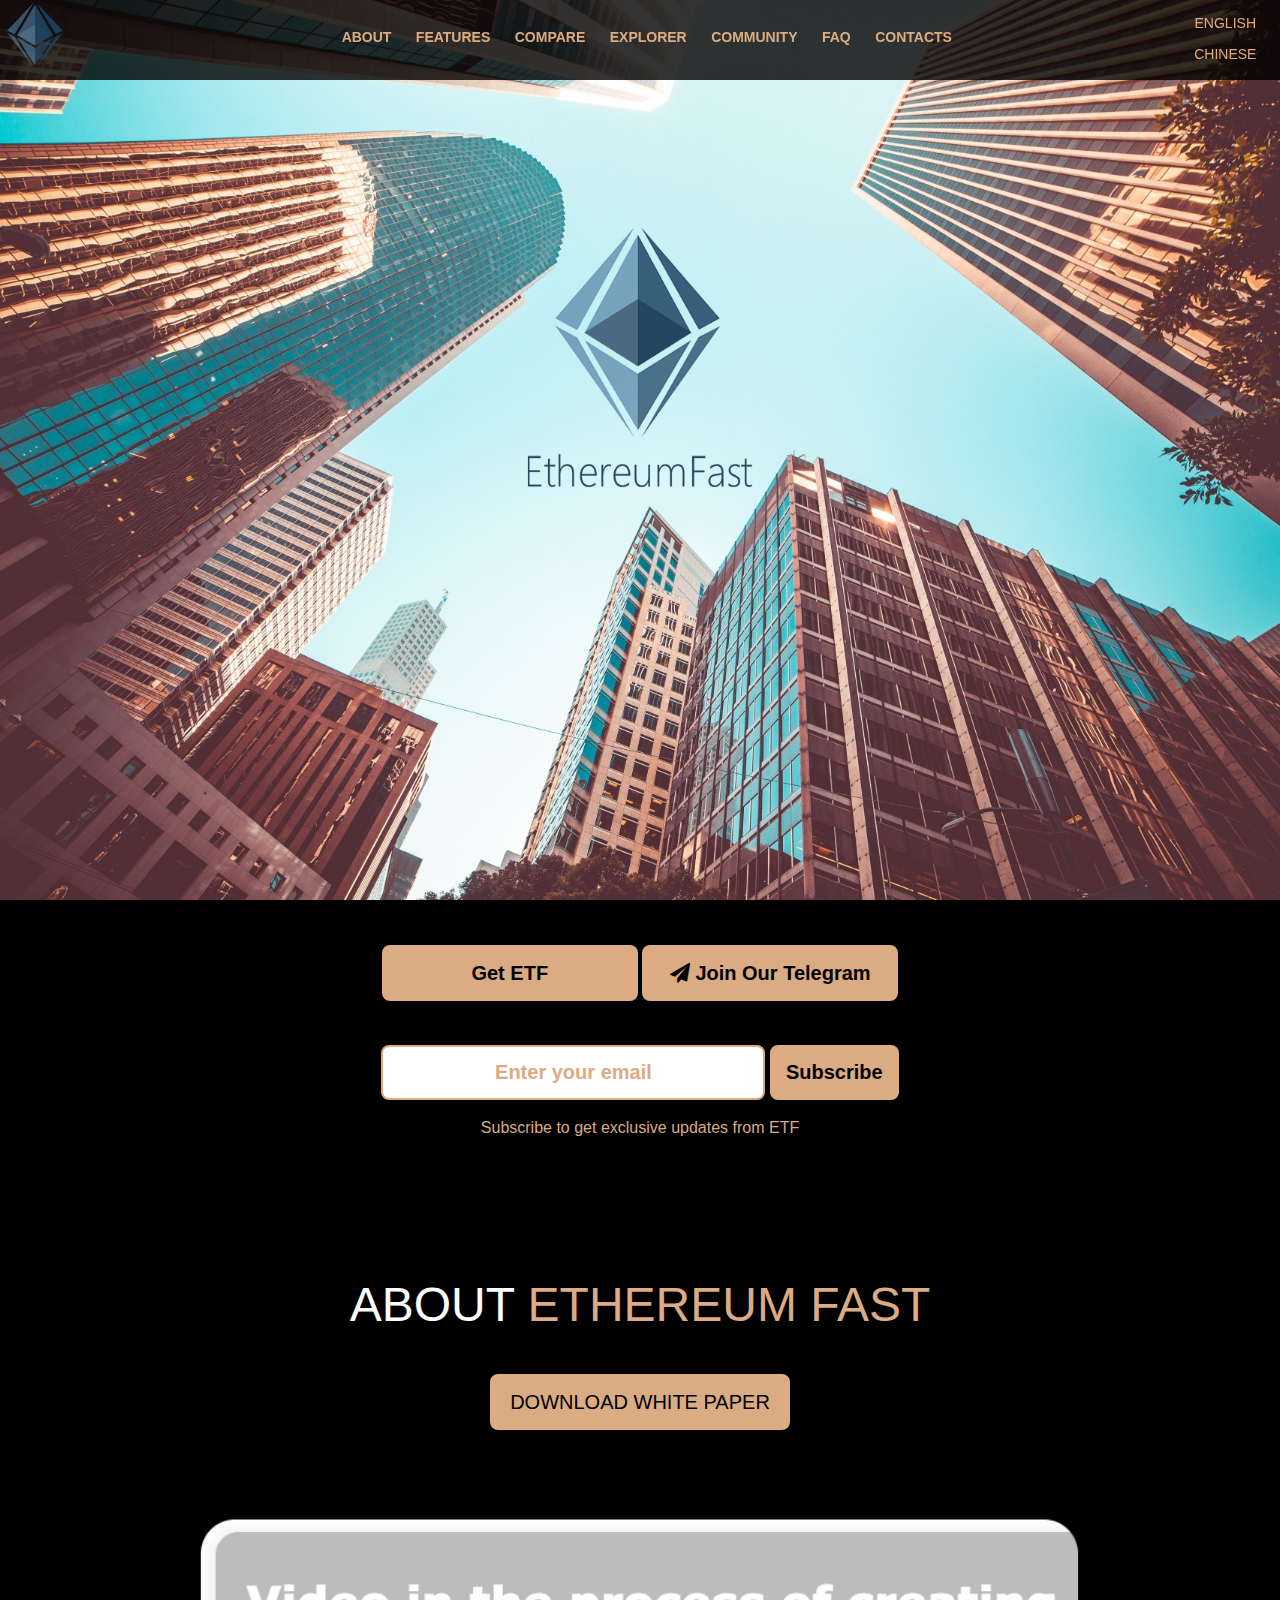
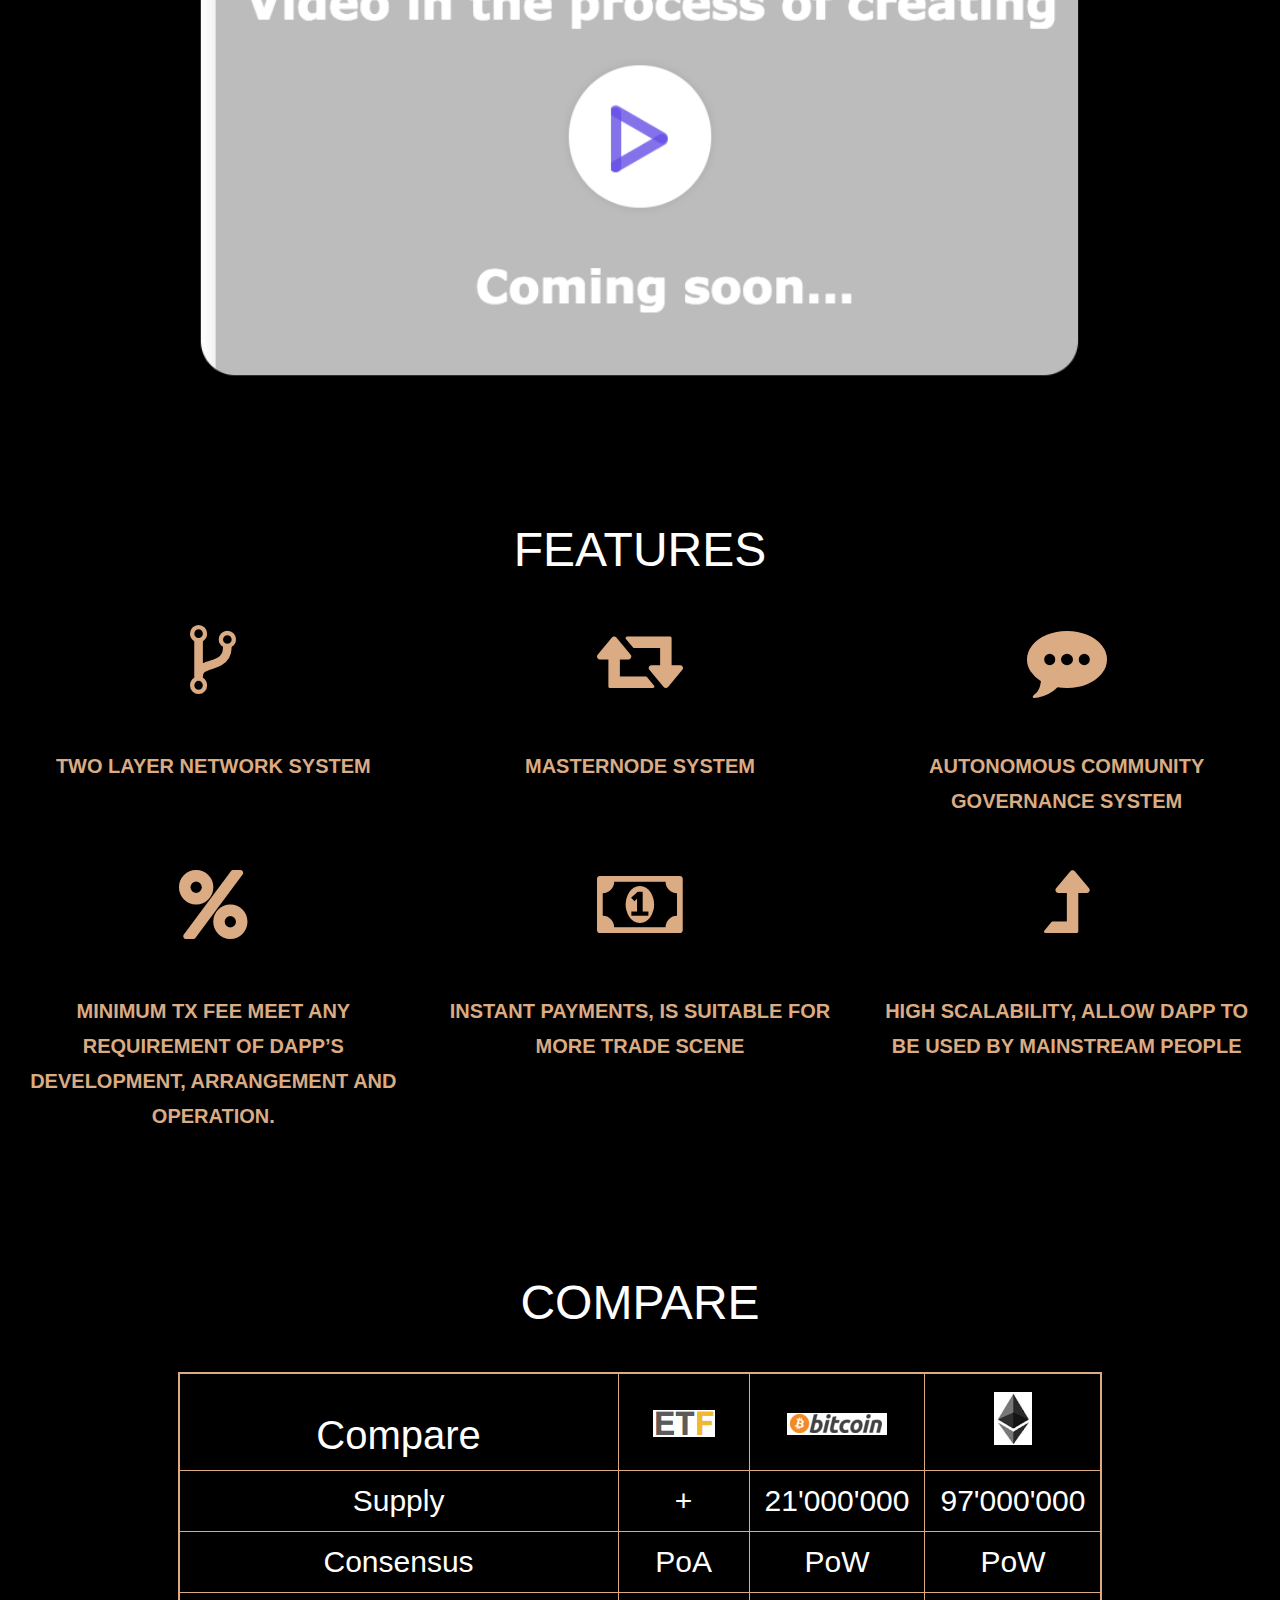
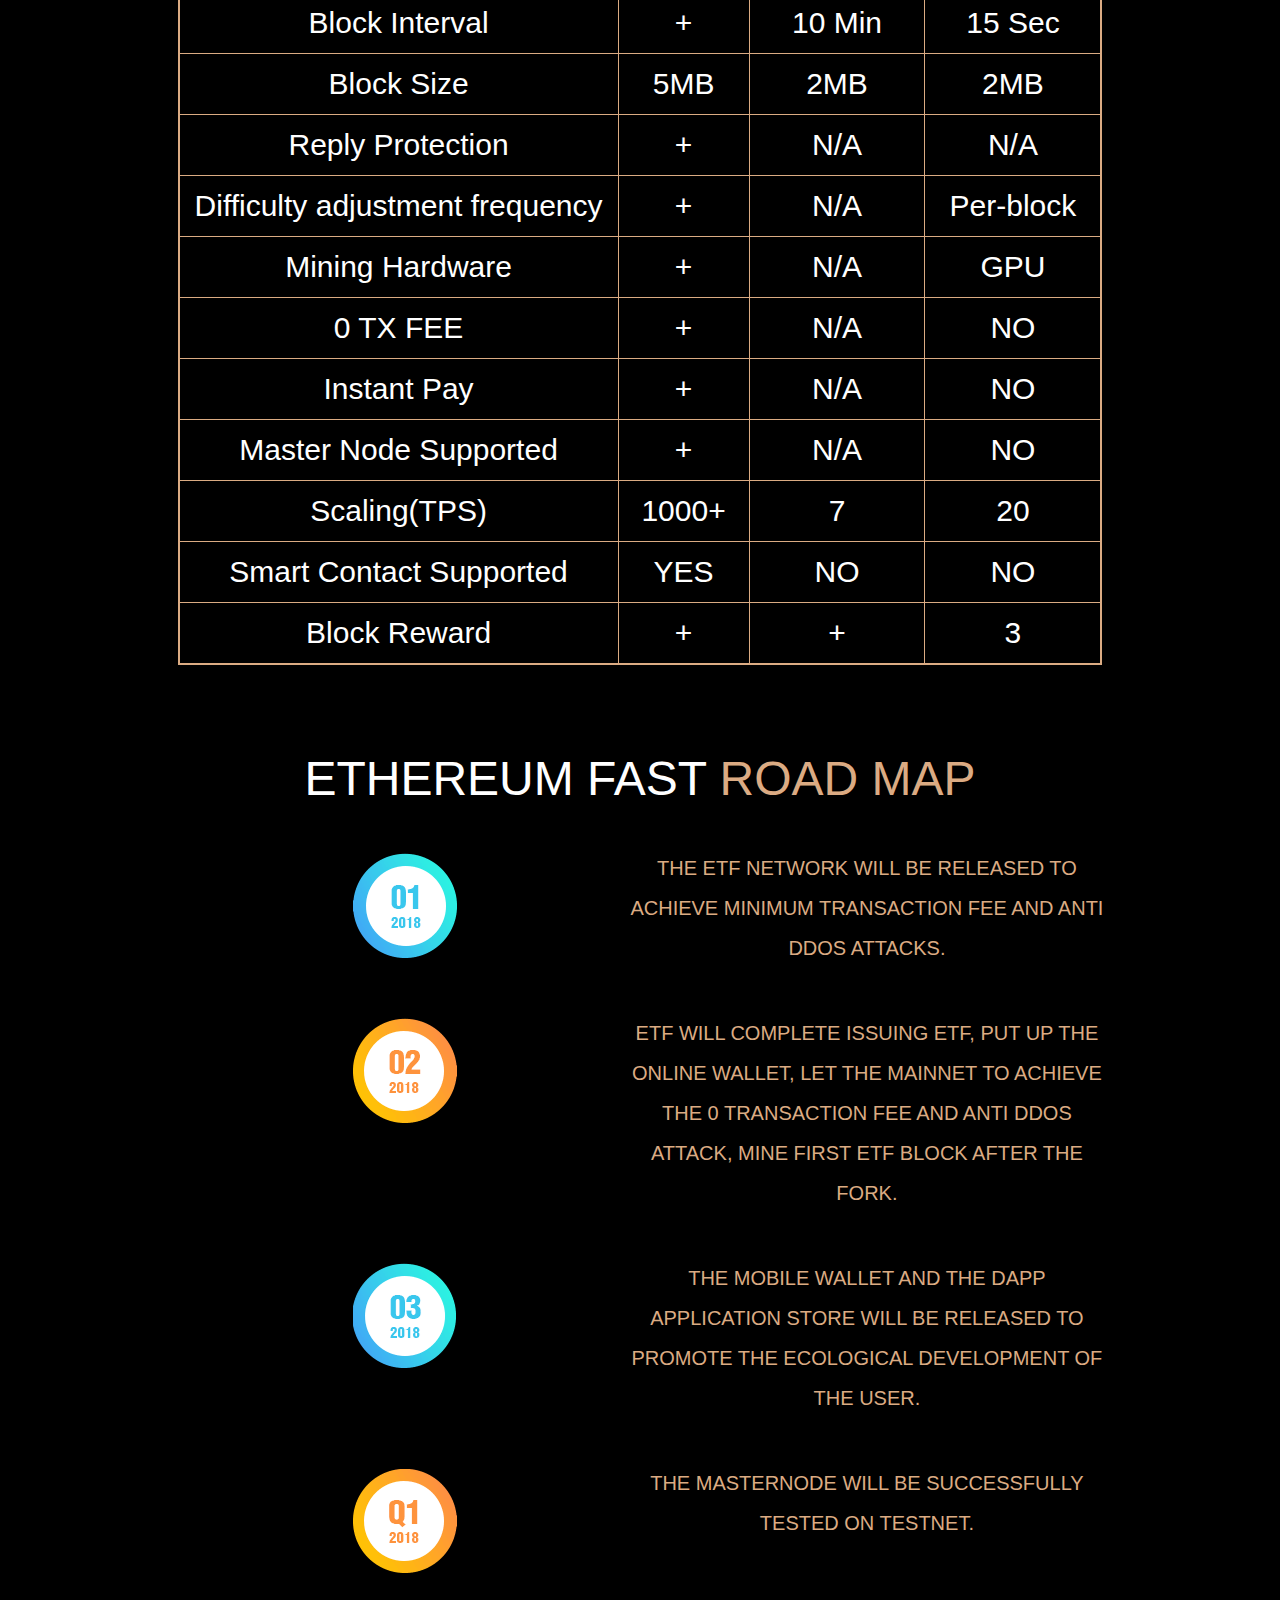
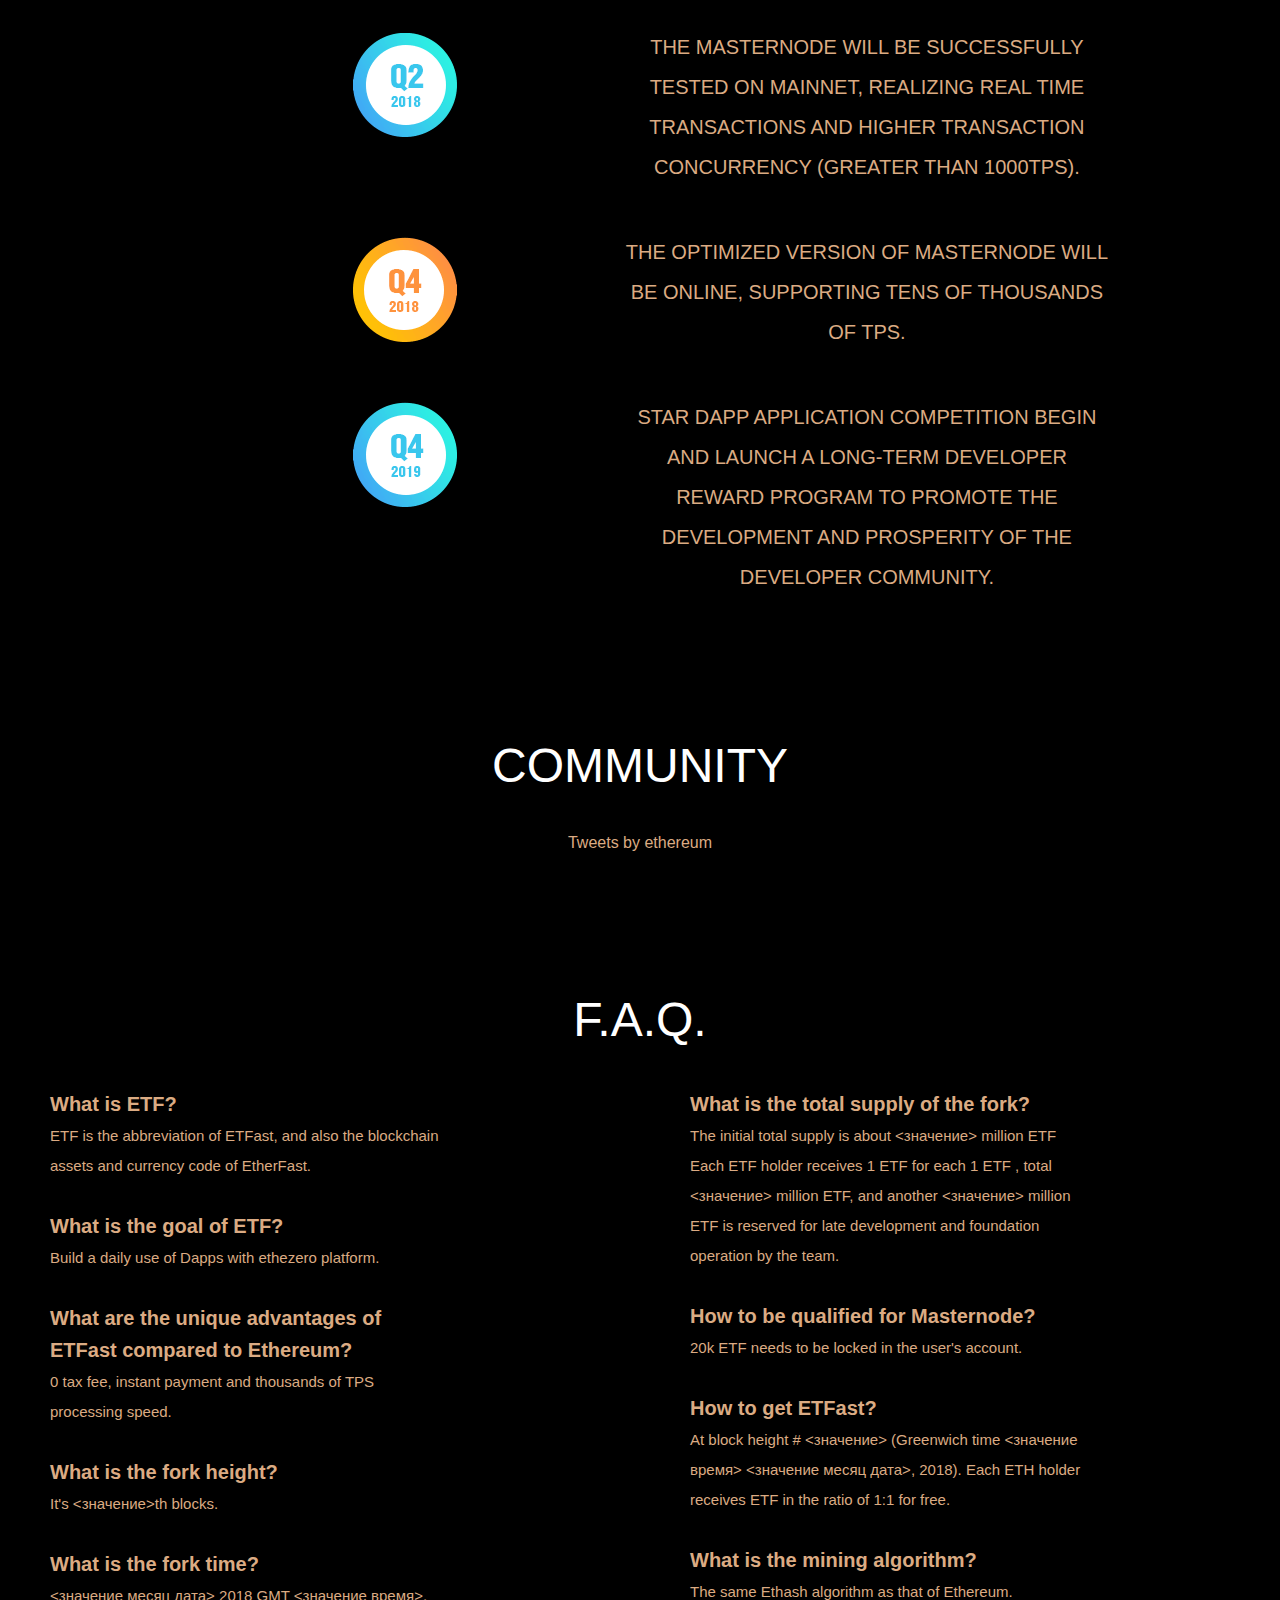
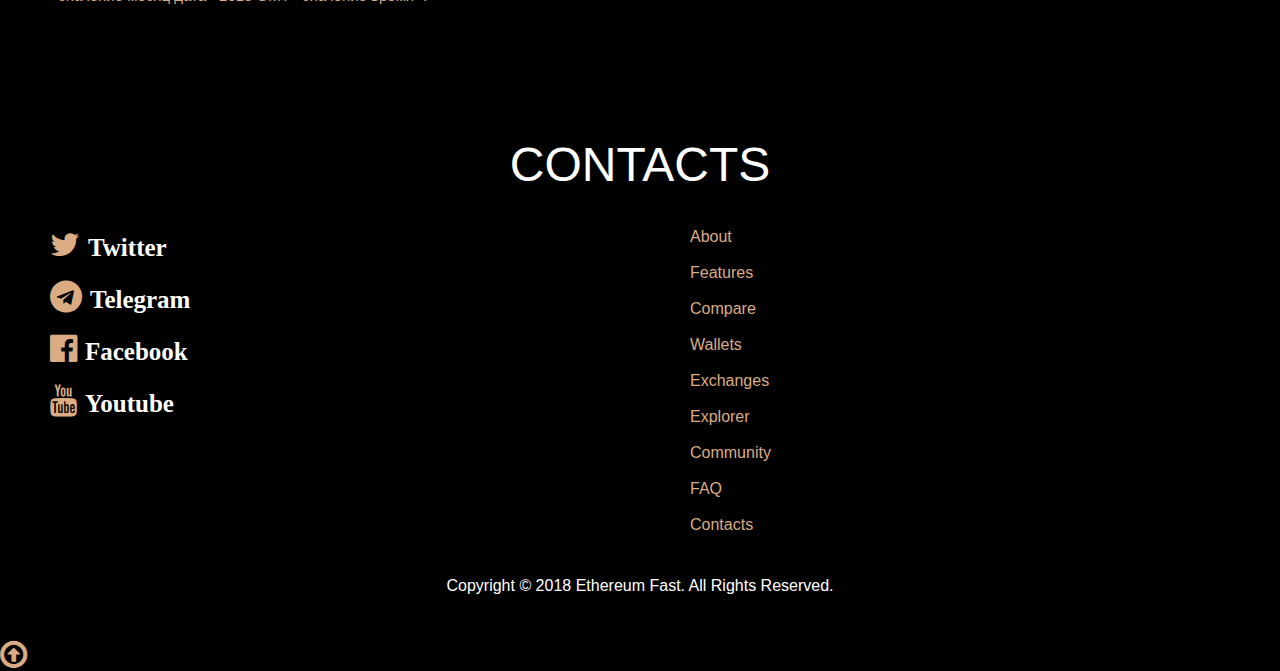
<file: index.html>
<!DOCTYPE html>
<html lang="en">

<head>
    <meta charset="UTF-8">
    <meta name="viewport" content="width=device-width, initial-scale=1.0">
    <meta http-equiv="X-UA-Compatible" content="ie=edge">
    <link rel="stylesheet" href="https://cdnjs.cloudflare.com/ajax/libs/font-awesome/4.7.0/css/font-awesome.min.css">
    <link href="https://fonts.googleapis.com/css?family=Roboto:300,300i,400,400i,500,500i,700,700i,900,900i" rel="stylesheet">
    <link rel="stylesheet" href="css/reset.css">
    <link rel="stylesheet" href="css/style.css">
    <link rel="stylesheet" href="css/bootstrap-grid.css">
    <link rel="icon" type="image/png" href="img/favicon.png" />
    <title>Ethereum Fast</title>
</head>

<body onresize="myFunction()">
    <section id="main">
        <div id="main-bg" class="container-fluid"></div>
    </section>
    <section id="nav">
        <div id="burger">
            <i id="burger-img" class="fa fa-bars fa-3x" aria-hidden="true"></i>
        </div>
        <div id="nav-hidden" class="nav-hidden">
            <ul id="nav-hidden-list">
                <li>
                    <a id="about-click" href="#about">About</a>
                </li>
                <li>
                    <a id="features-click" href="#features">Features</a>
                </li>
                <li>
                    <a id="compare-click" href="#compare">Compare</a>
                </li>
                <!-- <li>
                    <a id="wallets-click" href="#wallets">Wallets</a>
                </li>
                <li>
                    <a id="exchanges-click" href="#exchanges">Exchanges</a>
                </li> -->
                <li>
                    <a id="explorer-click" href="#explorer">Explorer</a>
                </li>
                <li>
                    <a id="community-click" href="#community">Community</a>
                </li>
                <li>
                    <a id="faq-click" href="#faq">FAQ</a>
                </li>
                <li>
                    <a id="contacts-click" href="#contacts">Contacts</a>
                </li>
            </ul>
        </div>
        <div class="container-fluid">
            <div class="container">
                <div class="row">
                    <div class=" col-xl-1 col-lg-1 col-md-1 height width-logo">
                        <ul id="nav-list" class="nav-list-logo">
                            <li id=logo-bril>
                                <img id="logo" src="img/logo.png" alt="">
                            </li>
                        </ul>
                    </div>
                    <div id="nav-list-item" class="col-xl-11 col-lg-11 col-md-11 text-align list-item  height">
                        <ul id="nav-list">
                            <li>
                                <a href="#about">About</a>
                            </li>
                            <li>
                                <a href="#features">Features</a>
                            </li>
                            <li>
                                <a href="#compare">Compare</a>
                            </li>
                            <!-- <li>
                                <a href="#wallets">Wallets</a>
                            </li>
                            <li>
                                <a href="#exchanges">Exchanges</a>
                            </li> -->
                            <li>
                                <a href="#explorer">Explorer</a>
                            </li>
                            <li>
                                <a href="#community">Community</a>
                            </li>
                            <li>
                                <a href="#faq">FAQ</a>
                            </li>
                            <li id="nav-right">
                                <a href="#contacts">Contacts</a>
                            </li>
                        </ul>
                    </div>
                    <div id="language">
                        <ul>
                            <li class="change-langeage">
                                <a href="index.html">ENGLISH</a>
                            </li>
                            <li class="change-langeage">
                                <a href="index_ch.html">CHINESE</a>
                            </li>
                        </ul>
                    </div>
                </div>
            </div>
        </div>
    </section>
    <section class="social">
        <div class="container-fluid">
            <div class="container">
                <div class="row">
                    <div id="social" class=" col-xl-12 col-lg-12 col-md-12 col-sm-12 col-xs-12  green">
                        <a id="get-ETF" href="#openModal" class="display-block">Get ETF</a>
                        <div id="openModal" class="modalDialog">
                            <div>
                                <a href="#close" title="Close" class="close">X</a>
                                <h2>Time</h2>
                                <p> The fork will be at block height #
                                    <значение>
                                        <br>(Greenwich time
                                        <значение время>
                                            <значение месяц день>, 2018).</p>
                                <h2> Qualify</h2>
                                <p> At the block height #
                                    <значение> (Greenwich time
                                        <значение время>
                                            <значение месяц день>, 2018). Each ETH holder receives ETF in the ratio of 1:1.
                                </p>
                                <h2>How do you get your ETF?</h2>
                                <p> Hold the Private key, Keystore or Mnemonic Phrase We have found it was dangerous for people
                                    to import their private key into our website wallet or Meta Mask fork plugin to get EtherFast,so
                                    we will provide users a custom node to be added to MEW or Meta Mask to get ETF, or you
                                    can add your notes.
                                </p>
                                <h2> Do not hold the Private key, Keystore or Mnemonic Phrase</h2>
                                <p> If your Ethereum is kept in a trading platform or those wallets which do not support the
                                    private key derivation, you can ask the trading platform or wallet to get EtherFast for
                                    you. The users can contact the trading platform or wallet providers, and ask how to process
                                    it.
                                </p>
                                <h2>We will also contact the famous trading platforms and wallet providers to help you to get
                                    your ETF.</h2>
                                <h2> Early investors</h2>
                                <p> Dear EtherFast fans, we highly appreciate your support to making ETF a mainstream currency
                                    and reflect enough value. We will sell up to 20 million(previous 2M) of ETF to the early
                                    investors at a favorable price, which will be enough to support ETF to be listed on big
                                    exchanges and bring some liquidity. Presale is sold out(Address 1, Address 2). Contact
                                    us support@etfast.io if you need any helps.</p>
                            </div>
                        </div>
                        <a id="telegram" href="https://t.me/etf_official" target="_blank" class="display-block">
                            <i class="fa fa-paper-plane" fa-2x></i> Join Our Telegram</a>
                    </div>

                    <div id="form" class="col-xl-12 col-lg-12 col-md-12 col-sm-12 col-xs-12 red">
                        <form action="https://etfast.us18.list-manage.com/subscribe/post?u=cbf1a02b1c96c3dfdf2e11158&amp;id=7388017581" method="post"
                            id="mc-embedded-subscribe-form" name="mc-embedded-subscribe-form" class="validate" target="_blank"
                            novalidate>
                            <input type="text" id="mail" name="EMAIL" placeholder="Enter your email">
                            <input type="submit" value="Subscribe" name="subscribe">
                        </form>
                        <p class="reminder">Subscribe to get exclusive updates from ETF</p>
                    </div>

                </div>
            </div>
        </div>
    </section>
    <section id="about" class="about padding-top-nav">
        <div class="container-fluid">
            <div class="row">
                <div id="about-describe" class="col-xl-12 col-lg-12 col-md-12 col-sm-12 col-xs-12">
                    <h1>
                        <span>about</span> ethereum fast
                    </h1>
                    <a href="img/dox.docx" download>Download White Paper</a>
                </div>
                <div id="form" class="col-xl-12 col-lg-12 col-md-12 col-sm-12 col-xs-12">
                    <img width="1006" height="548" src="img/video.png" frameborder="0">
                    <!--iframe width="560" height="315" src="https://www.youtube.com/embed/-_ZgtakBJY8" frameborder="0" allow="autoplay; encrypted-media"
                        allowfullscreen-->
                    </iframe>
                </div>
            </div>
    </section>
    <section id="features" class="features padding-top-nav">
        <div class="container-fluid">
            <div class="row">
                <div id="describe" class="col-xl-12 col-lg-12 col-md-12 col-sm-12 col-xs-12">
                    <h1 class="color-white">
                        features
                    </h1>
                </div>
                <div id="features-advavtages" class="col-xl-4 col-lg-4 col-md-6 col-sm-6 col-xs-12">
                    <i class="fa fa-code-fork fa-5x" aria-hidden="true"></i>
                    <p>Two layer network system</p>
                </div>
                <div id="features-advavtages" class="col-xl-4 col-lg-4 col-md-6 col-sm-6 col-xs-12">
                    <i class="fa fa-retweet fa-5x" aria-hidden="true"></i>
                    <p>Masternode system</p>
                </div>
                <div id="features-advavtages" class="col-xl-4 col-lg-4 col-md-6 col-sm-6 col-xs-12">
                    <i class="fa fa-commenting fa-5x" aria-hidden="true"></i>
                    <p>Autonomous community governance system</p>
                </div>
                <div id="features-advavtages" class="col-xl-4 col-lg-4 col-md-6 col-sm-6 col-xs-12">
                    <i class="fa fa-percent  fa-5x" aria-hidden="true"></i>
                    <p>Minimum TX fee meet any requirement of DAPP’s development, arrangement and operation.</p>
                </div>
                <div id="features-advavtages" class="col-xl-4 col-lg-4 col-md-6 col-sm-6 col-xs-12">
                    <i class="fa fa-money  fa-5x" aria-hidden="true"></i>
                    <p>Instant Payments, is suitable for more trade scene</p>
                </div>
                <div id="features-advavtages" class="col-xl-4 col-lg-4 col-md-6 col-sm-6 col-xs-12">
                    <i class="fa fa-level-up  fa-5x" aria-hidden="true"></i>
                    <p>High scalability, allow DAPP to be used by mainstream people</p>
                </div>
            </div>
        </div>
    </section>
    <section id="compare" class="compare color-white">
        <div class="container-fluid">
            <div class="row">
                <div id="describe" class="col-xl-12 col-lg-12 col-md-12 col-sm-12 col-xs-12">
                    <h1 class="padding-top-nav">
                        compare
                    </h1>
                </div>
                <div id="compare-img" class="col-xl-12 col-lg-12 col-md-12 col-sm-12 col-xs-12">

                    <table cellspacing="1">
                        <tr>
                            <th>
                                <p>Compare</p>
                            </th>
                            <th>
                                <img src="img/compare-one.png" alt="">
                            </th>
                            <th>
                                <img src="img/compare-two.png" alt="">
                            </th>
                            <th>
                                <img src="img/compare-three.png" alt="">
                            </th>
                        </tr>
                        <tr>
                            <td>
                                <p>Supply</p>
                            </td>
                            <td>
                                <p>+</p>
                            </td>
                            <td>
                                <p>21'000'000</p>
                            </td>
                            <td>
                                <p>97'000'000</p>
                            </td>
                        </tr>
                        <tr>
                            <td>
                                <p>Consensus</p>
                            </td>
                            <td>
                                <p>PoA</p>
                            </td>
                            <td>
                                <p>PoW</p>
                            </td>
                            <td>
                                <p>PoW</p>
                            </td>
                        </tr>
                        <tr>
                            <td>
                                <p>Block Interval</p>
                            </td>
                            <td>
                                <p>+</p>
                            </td>
                            <td>
                                <p>10 Min</p>
                            </td>
                            <td>
                                <p>15 Sec</p>
                            </td>
                        </tr>
                        <tr>
                            <td>
                                <p>Block Size</p>
                            </td>
                            <td>
                                <p>5MB</p>
                            </td>
                            <td>
                                <p>2MB</p>
                            </td>
                            <td>
                                <p>2MB</p>
                            </td>
                        </tr>
                        <tr>
                            <td>
                                <p>Reply Protection</p>
                            </td>
                            <td>
                                <p>+</p>
                            </td>
                            <td>
                                <p>N/A</p>
                            </td>
                            <td>
                                <p>N/A</p>
                            </td>
                        </tr>
                        <tr>
                            <td>
                                <p>Difficulty adjustment frequency</p>
                            </td>
                            <td>
                                <p>+</p>
                            </td>
                            <td>
                                <p>N/A</p>
                            </td>
                            <td>
                                <p>Per-block</p>
                            </td>
                        </tr>
                        <tr>
                            <td>
                                <p>Mining Hardware</p>
                            </td>
                            <td>
                                <p>+</p>
                            </td>
                            <td>
                                <p>N/A</p>
                            </td>
                            <td>
                                <p>GPU</p>
                            </td>
                        </tr>
                        <tr>
                            <td>
                                <p>0 TX FEE</p>
                            </td>
                            <td>
                                <p>+</p>
                            </td>
                            <td>
                                <p>N/A</p>
                            </td>
                            <td>
                                <p>NO</p>
                            </td>
                        </tr>
                        <tr>
                            <td>
                                <p>Instant Pay</p>
                            </td>
                            <td>
                                <p>+</p>
                            </td>
                            <td>
                                <p>N/A</p>
                            </td>
                            <td>
                                <p>NO</p>
                            </td>
                        </tr>
                        <tr>
                            <td>
                                <p>Master Node Supported</p>
                            </td>
                            <td>
                                <p>+</p>
                            </td>
                            <td>
                                <p>N/A</p>
                            </td>
                            <td>
                                <p>NO</p>
                            </td>
                        </tr>
                        <tr>
                            <td>
                                <p>Scaling(TPS)</p>
                            </td>
                            <td>
                                <p>1000+</p>
                            </td>
                            <td>
                                <p>7</p>
                            </td>
                            <td>
                                <p>20</p>
                            </td>
                        </tr>
                        <tr>
                            <td>
                                <p>Smart Contact Supported</p>
                            </td>
                            <td>
                                <p>YES</p>
                            </td>
                            <td>
                                <p>NO</p>
                            </td>
                            <td>
                                <p>NO</p>
                            </td>
                        </tr>
                        <tr>
                            <td>
                                <p>Block Reward</p>
                            </td>
                            <td>
                                <p>+</p>
                            </td>
                            <td>
                                <p>+</p>
                            </td>
                            <td>
                                <p>3</p>
                            </td>
                        </tr>
                    </table>

                </div>
            </div>
    </section>
    <section id="timetree" class="timetree">
        <div class="container">
            <div class="row">
                <div class="col-xl-12 col-lg-12 col-md-12 col-sm-12 col-xs-12">
                    <h1>
                        <span>ethereum fast </span>road map</h1>
                </div>
                <div class="col-xl-6 col-lg-5 col-md-12 col-sm-12 col-xs-12 text-align-center margin-top">
                    <img src="img/one.png" alt="">
                </div>
                <div class="col-xl-6 col-lg-6 col-md-12 col-sm-12 col-xs-12 margin-top">
                    <p>The ETF network will be released to achieve minimum transaction fee and anti DDOS attacks.</p>
                </div>

                <div class="col-xl-6 col-lg-5 col-md-12 col-sm-12 col-xs-12 text-align-center margin-top">
                    <img src="img/two.png" alt="">
                </div>

                <div class="col-xl-6 col-lg-6 col-md-12 col-sm-12 col-xs-12 margin-top">
                    <p>ETF will complete issuing ETF, put up the online wallet, let the Mainnet to achieve the 0 transaction
                        fee and anti DDOS attack, mine first ETF block after the fork.</p>
                </div>


                <div class="col-xl-6 col-lg-5 col-md-12 col-sm-12 col-xs-12 text-align-center margin-top">
                    <img src="img/three.png" alt="">
                </div>
                <div class="col-xl-6 col-lg-6 col-md-12 col-sm-12 col-xs-12 margin-top">
                    <p>The mobile wallet and the DApp application store will be released to promote the ecological development
                        of the user.</p>
                </div>

                <div class="col-xl-6 col-lg-5 col-md-12 col-sm-12 col-xs-12 text-align-center margin-top">
                    <img src="img/four.png" alt="">
                </div>

                <div class="col-xl-6 col-lg-6 col-md-12 col-sm-12 col-xs-12 margin-top">
                    <p>The Masternode will be successfully tested on Testnet.</p>
                </div>


                <div class="col-xl-6 col-lg-5 col-md-12 col-sm-12 col-xs-12 text-align-center margin-top">
                    <img src="img/five.png" alt="">
                </div>
                <div class="col-xl-6 col-lg-6 col-md-12 col-sm-12 col-xs-12 margin-top">
                    <p>The Masternode will be successfully tested on Mainnet, realizing real time transactions and higher transaction
                        concurrency (greater than 1000TPS).</p>
                </div>

                <div class="col-xl-6 col-lg-5 col-md-12 col-sm-12 col-xs-12 text-align-center margin-top">
                    <img src="img/six.png" alt="">
                </div>
                <div class="col-xl-6 col-lg-6 col-md-12 col-sm-12 col-xs-12 margin-top">
                    <p>The optimized version of Masternode will be online, supporting tens of thousands of TPS.</p>
                </div>


                <div class="col-xl-6 col-lg-5 col-md-12 col-sm-12 col-xs-12 text-align-center margin-top">
                    <img src="img/seven.png" alt="">
                </div>
                <div class="col-xl-6 col-lg-6 col-md-12 col-sm-12 col-xs-12 margin-top">
                    <p>Star DAPP application competition begin and launch a long-term developer reward program to promote the
                        development and prosperity of the developer community.</p>
                </div>
            </div>
        </div>
    </section>
    <!-- <section id="wallets" class="wallets">
        <div class="container-fluid">
            <div class="row">
                <div id="describe" class="col-xl-12 col-lg-12 col-md-12 col-sm-12 col-xs-12">
                    <h1 class="color-white  padding-top-nav">
                        wallets
                    </h1>
                </div>
                <div id="describe" class="col-xl-3 col-lg-3 col-md-6 col-sm-6 col-xs-12">
                    <a href="https://www.myetherwallet.com/" target="_blank">
                        <img src="img/wallet-one.png" width="210" height="110" alt="">
                    </a>
                </div>
                <div id="describe" class="col-xl-3 col-lg-3 col-md-6 col-sm-6 col-xs-12">
                    <a href="https://token.im/" target="_blank">
                        <img src="img/wallet-two.png" width="210" height="110" alt="">
                    </a>
                </div>
                <div id="describe" class="col-xl-3 col-lg-3 col-md-6 col-sm-6 col-xs-12">
                    <a href=" https://metamask.io/" target="_blank">
                        <img src="img/wallet-three.png" width="210" height="110" alt="">
                    </a>
                </div>
                <div id="describe" class="col-xl-3 col-lg-3 col-md-6 col-sm-6 col-xs-12">
                    <a href="https://www.airon.io/" target="_blank">
                        <img src="img/wallet-four.png" width="210" height="110" alt="">
                    </a>
                </div>
                <div id="describe" class="col-xl-3 col-lg-3 col-md-6 col-sm-6 col-xs-12">
                    <a href="https://jaxx.io/" target="_blank">
                        <img src="img/wallet-five.png" width="210" height="110" alt="">
                    </a>
                </div>
                <div id="describe" class="col-xl-3 col-lg-3 col-md-6 col-sm-6 col-xs-12">
                    <a href="https://www.ethereum.org/" target="_blank">
                        <img src="img/wallet-six.png" width="210" height="110" alt="">
                    </a>
                </div>
                <div id="describe" class="col-xl-3 col-lg-3 col-md-6 col-sm-6 col-xs-12">
                    <a href="https://www.ledgerwallet.com/" target="_blank">
                        <img src="img/wallet-seven.png" width="210" height="110" alt="">
                    </a>
                </div>
                <div id="describe" class="col-xl-3 col-lg-3 col-md-6 col-sm-6 col-xs-12">
                    <a href="https://blockchain.info/" target="_blank">
                        <img src="img/wallet-eight.png" width="210" height="110" alt="">
                    </a>
                </div>
            </div>
        </div>
    </section> -->
    <!-- <section id="exchanges" class="exchanges color-white">
        <div class="container-fluid">
            <div class="row">
                <div class="col-xl-12 col-lg-12 col-md-12 col-sm-12 col-xs-12">
                    <h1 class="padding-top-nav">exchanges</h1>
                </div>
                <div class="col-xl-3 col-lg-3 col-md-6 col-sm-6 xs-6">
                    <img src="img/exchanges/exchange1.png" width="210px" height="110" alt="">
                </div>
                <div class="col-xl-3 col-lg-3 col-md-6 col-sm-6 xs-6">
                    <img src="img/exchanges/exchange2.png" width="210px" height="110" alt="">
                </div>
                <div class="col-xl-3 col-lg-3 col-md-6 col-sm-6 xs-6">
                    <img src="img/exchanges/exchange3.png" width="210px" height="110" alt="">
                </div>
                <div class="col-xl-3 col-lg-3 col-md-6 col-sm-6 xs-6">
                    <img src="img/exchanges/exchange4.png" width="210px" height="110" alt="">
                </div>
                <div class="col-xl-3 col-lg-3 col-md-6 col-sm-6 xs-6">
                    <img src="img/exchanges/exchange5.png" width="210px" height="110" alt="">
                </div>
                <div class="col-xl-3 col-lg-3 col-md-6 col-sm-6 xs-6">
                    <img src="img/exchanges/exchange6.png" width="210px" height="110" alt="">
                </div>
                <div class="col-xl-3 col-lg-3 col-md-6 col-sm-6 xs-6">
                    <img src="img/exchanges/exchange7.png" width="210px" height="110" alt="">
                </div>
                <div class="col-xl-3 col-lg-3 col-md-6 col-sm-6 xs-6">
                    <img src="img/exchanges/exchange8.png" width="210px" height="110" alt="">
                </div>
                <div class="col-xl-3 col-lg-3 col-md-6 col-sm-6 xs-6">
                    <img src="img/exchanges/exchange9.png" width="210px" height="110" alt="">
                </div>
                <div class="col-xl-3 col-lg-3 col-md-6 col-sm-6 xs-6">
                    <img src="img/exchanges/exchange10.png" width="210px" height="110" alt="">
                </div>
                <div class="col-xl-3 col-lg-3 col-md-6 col-sm-6 xs-6">
                    <img src="img/exchanges/exchange11.png" width="210px" height="110" alt="">
                </div>
                <div class="col-xl-3 col-lg-3 col-md-6 col-sm-6 xs-6">
                    <img src="img/exchanges/exchange12.png" alt="">
                </div>
                <div class="col-xl-3 col-lg-3 col-md-6 col-sm-6 xs-6">
                    <img src="img/exchanges/exchange13.png" width="210px" height="110" alt="">
                </div>
                <div class="col-xl-3 col-lg-3 col-md-6 col-sm-6 xs-6">
                    <img src="img/exchanges/exchange14.png" width="210px" height="110" alt="">
                </div>
                <div class="col-xl-3 col-lg-3 col-md-6 col-sm-6 xs-6">
                    <img src="img/exchanges/exchange15.png" width="210px" height="110" alt="">
                </div>
                <div class="col-xl-3 col-lg-3 col-md-6 col-sm-6 xs-6">
                    <img src="img/exchanges/exchange16.png" width="210px" height="110" alt="">
                    </dv>
                </div>
            </div>
        </div>
    </section> -->
    <section id="community" class="community color-white">
        <h1 class="padding-top-nav">Community</h1>
        <div class="container-twitter">
            <a class="twitter-timeline" width="100%" data-height="400" href="https://twitter.com/EthereumFast">Tweets by ethereum</a>
        </div>
    </section>

    <section id="faq" class="faq padding-top-nav">
        <div class="container-fluid">
            <div class="row">
                <div class="col-xl-12 col-lg-12 col-md-12 col-sm-12 xs-12">
                    <h1 class="color-white">F.A.Q.</h1>
                </div>
                <div class="col-xl-6 col-lg-6 col-md-12 col-sm-12 xs-12 padding-faq">
                    <p>
                        <span>What is ETF?</span>
                        <br>ETF is the abbreviation of ETFast, and also the blockchain assets and currency code of EtherFast.</p>
                    <p>
                        <span>What is the goal of ETF?</span>
                        <br>Build a daily use of Dapps with ethezero platform.</p>
                    <p>
                        <span>What are the unique advantages of ETFast compared to Ethereum?</span>
                        <br>0 tax fee, instant payment and thousands of TPS processing speed.</p>
                    <p>
                        <span>What is the fork height?</span>
                        <br>It's
                        <значение>th blocks.</p>
                    <p>
                        <span>What is the fork time?</span>
                        <br>
                        <значение месяц дата> 2018 GMT
                            <значение время>.</p>

                </div>
                <div class="col-xl-6 col-lg-6 col-md-12 col-sm-12 xs-12 padding-faq">
                    <p>
                        <span>What is the total supply of the fork?</span>
                        <br>The initial total supply is about
                        <значение> million ETF Each ETF holder receives 1 ETF for each 1 ETF , total
                            <значение> million ETF, and another
                                <значение> million ETF is reserved for late development and foundation operation by the team.</p>
                    <p>
                        <span>How to be qualified for Masternode?</span>
                        <br>20k ETF needs to be locked in the user's account.</p>
                    <p>
                        <span>How to get ETFast?</span>
                        <br>At block height #
                        <значение> (Greenwich time
                            <значение время>
                                <значение месяц дата>, 2018). Each ETH holder receives ETF in the ratio of 1:1 for free.</p>
                    <p>
                        <span>What is the mining algorithm?</span>
                        <br>The same Ethash algorithm as that of Ethereum.</p>

                </div>

            </div>
        </div>
    </section>
    <section id="contacts">
        <footer>
            <div class="container-fluid">
                <div class="row">
                    <div class="col-xl-12 col-lg-12 col-md-12 col-sm-12 xs-12 ">
                        <h1 class="padding-top-nav">Contacts</h1>
                    </div>
                    <div class="col-xl-6 col-lg-6 col-md-6 col-sm-12 xs-12 ">
                        <ul>
                            <li>
                                <a href="https://twitter.com/?lang=en">
                                    <i class="fa fa-twitter fa-2x" aria-hidden="true">
                                        <p>Twitter</p>
                                    </i>
                                </a>
                            </li>
                            <li>
                                <a href="https://t.me/etf_official">
                                    <i class="fa fa-telegram fa-2x" aria-hidden="true">
                                        <p>Telegram</p>
                                    </i>
                                </a>
                            </li>
                            <li>
                                <a href="https://www.facebook.com/">
                                    <i class="fa fa-facebook-official fa-2x" aria-hidden="true">
                                        <p>Facebook</p>
                                    </i>
                                </a>
                            </li>
                            <li>
                                <a href="https://www.youtube.com/">
                                    <i class="fa fa-youtube fa-2x" aria-hidden="true">
                                        <p>Youtube</p>
                                    </i>
                                </a>
                            </li>
                        </ul>
                    </div>
                    <div class="col-xl-6 col-lg-6 col-md-6 col-sm-12 xs-12 ">
                        <ul>
                            <li>
                                <a href="#about">About</a>
                            </li>
                            <li>
                                <a href="#features">Features</a>
                            </li>
                            <li>
                                <a href="#compare">Compare</a>
                            </li>
                            <li>
                                <a href="#wallets">Wallets</a>
                            </li>
                            <li>
                                <a href="#exchanges">Exchanges</a>
                            </li>
                            <li>
                                <a href="#explorer">Explorer</a>
                            </li>
                            <li>
                                <a href="#community">Community</a>
                            </li>
                            <li>
                                <a href="#faq">FAQ</a>
                            </li>
                            <li>
                                <a href="#contacts">Contacts</a>
                            </li>
                        </ul>
                    </div>
                </div>
                <div class="col-xl-12 col-lg-12 col-md-12 col-sm-12 xs-12 text-reserved">
                    <h3>Copyright © 2018 Ethereum Fast. All Rights Reserved.</h3>
                </div>
        </footer>
        <section>
            <a href="#main">
                <i id="scroll" class="fa fa-arrow-circle-o-up fa-2x" aria-hidden="true"></i>
            </a>
        </section>
    </section>
    <script src="js/main.js"></script>
    <script async src="https://platform.twitter.com/widgets.js" charset="utf-8"></script>
</body>

</html>
</file>
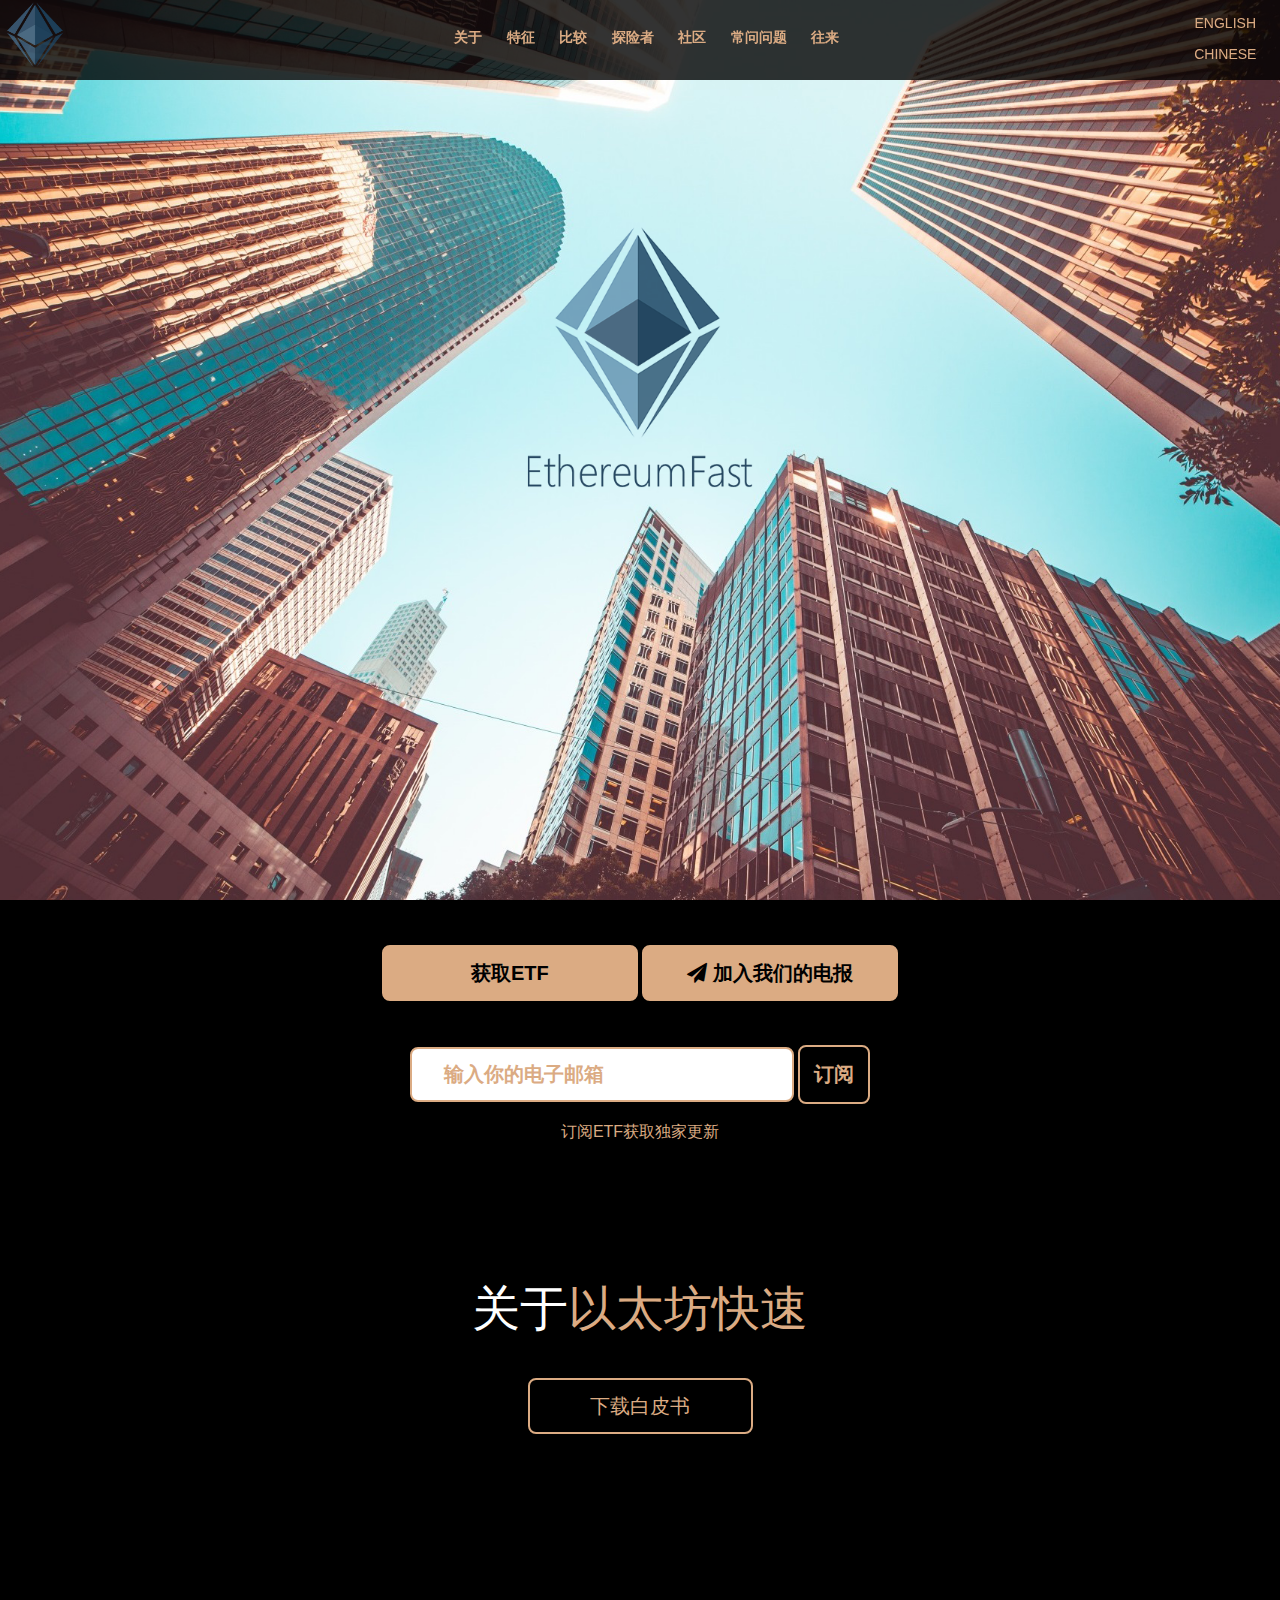
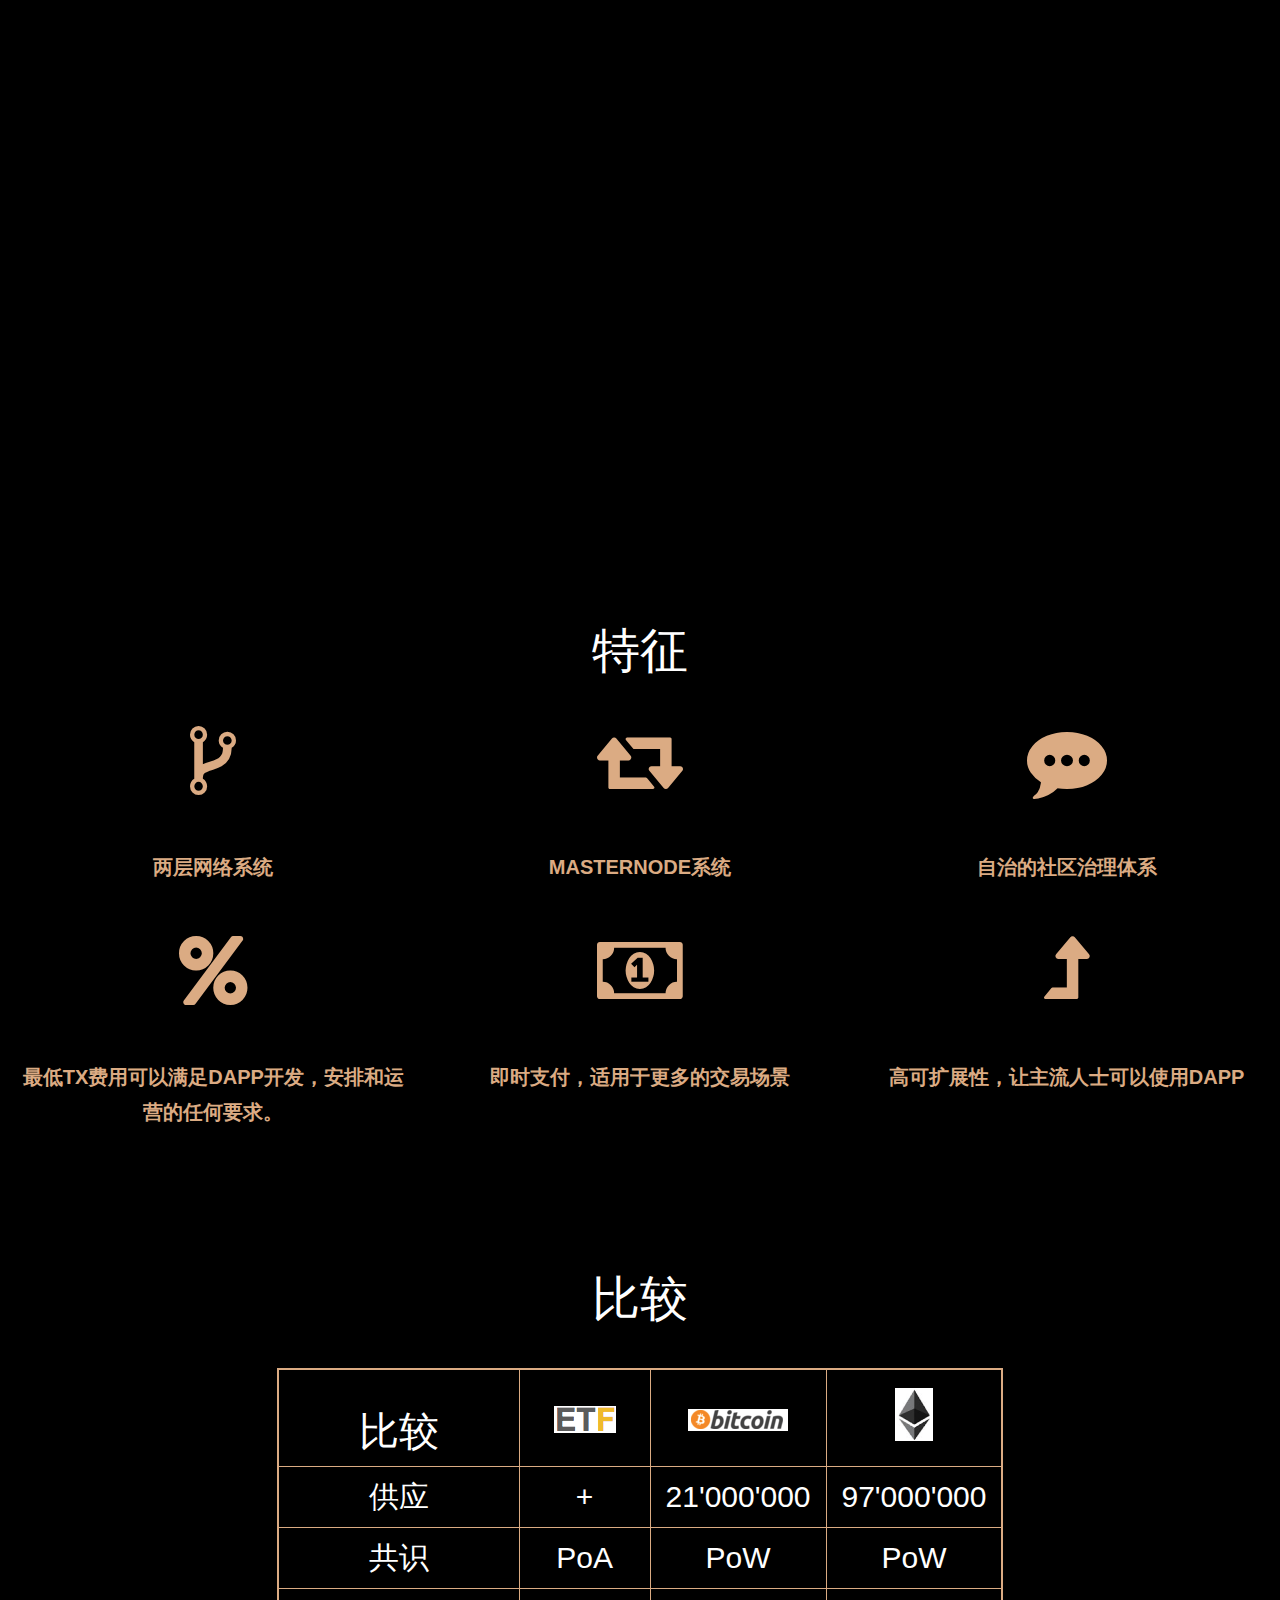
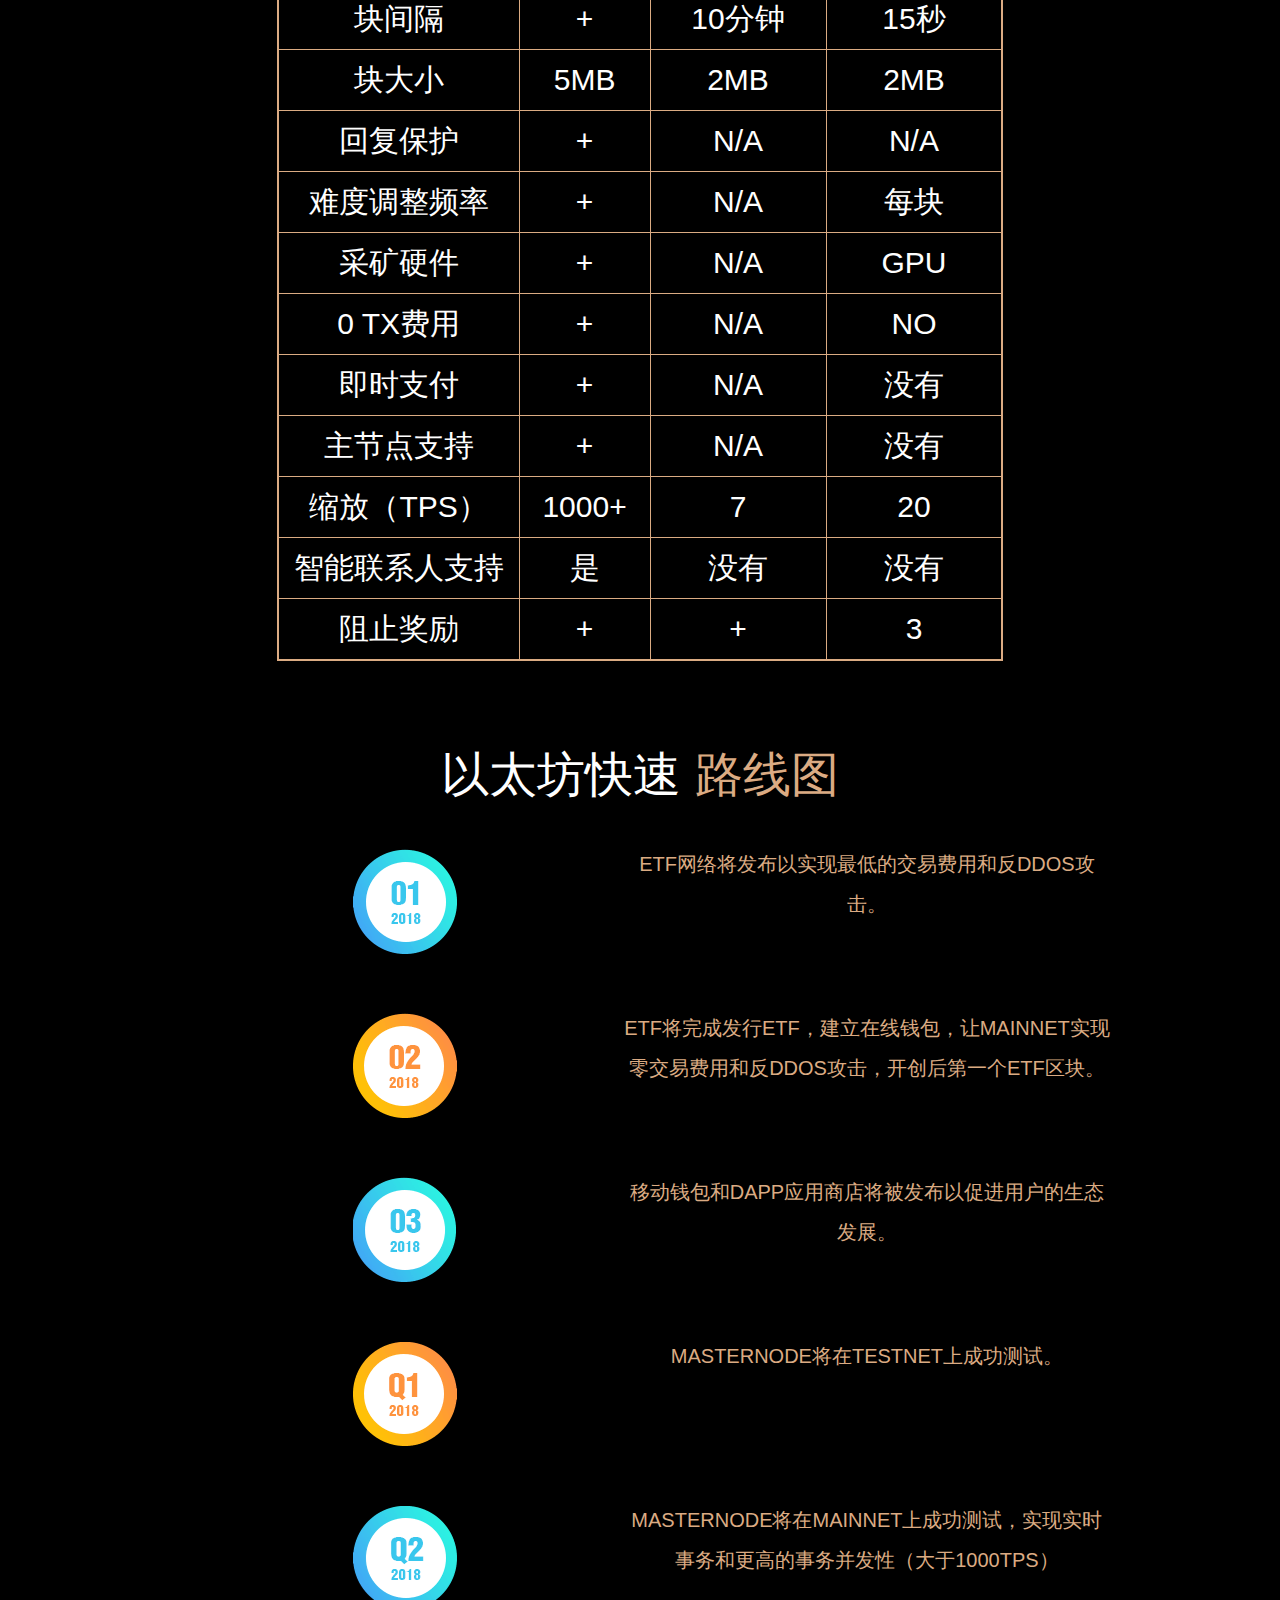
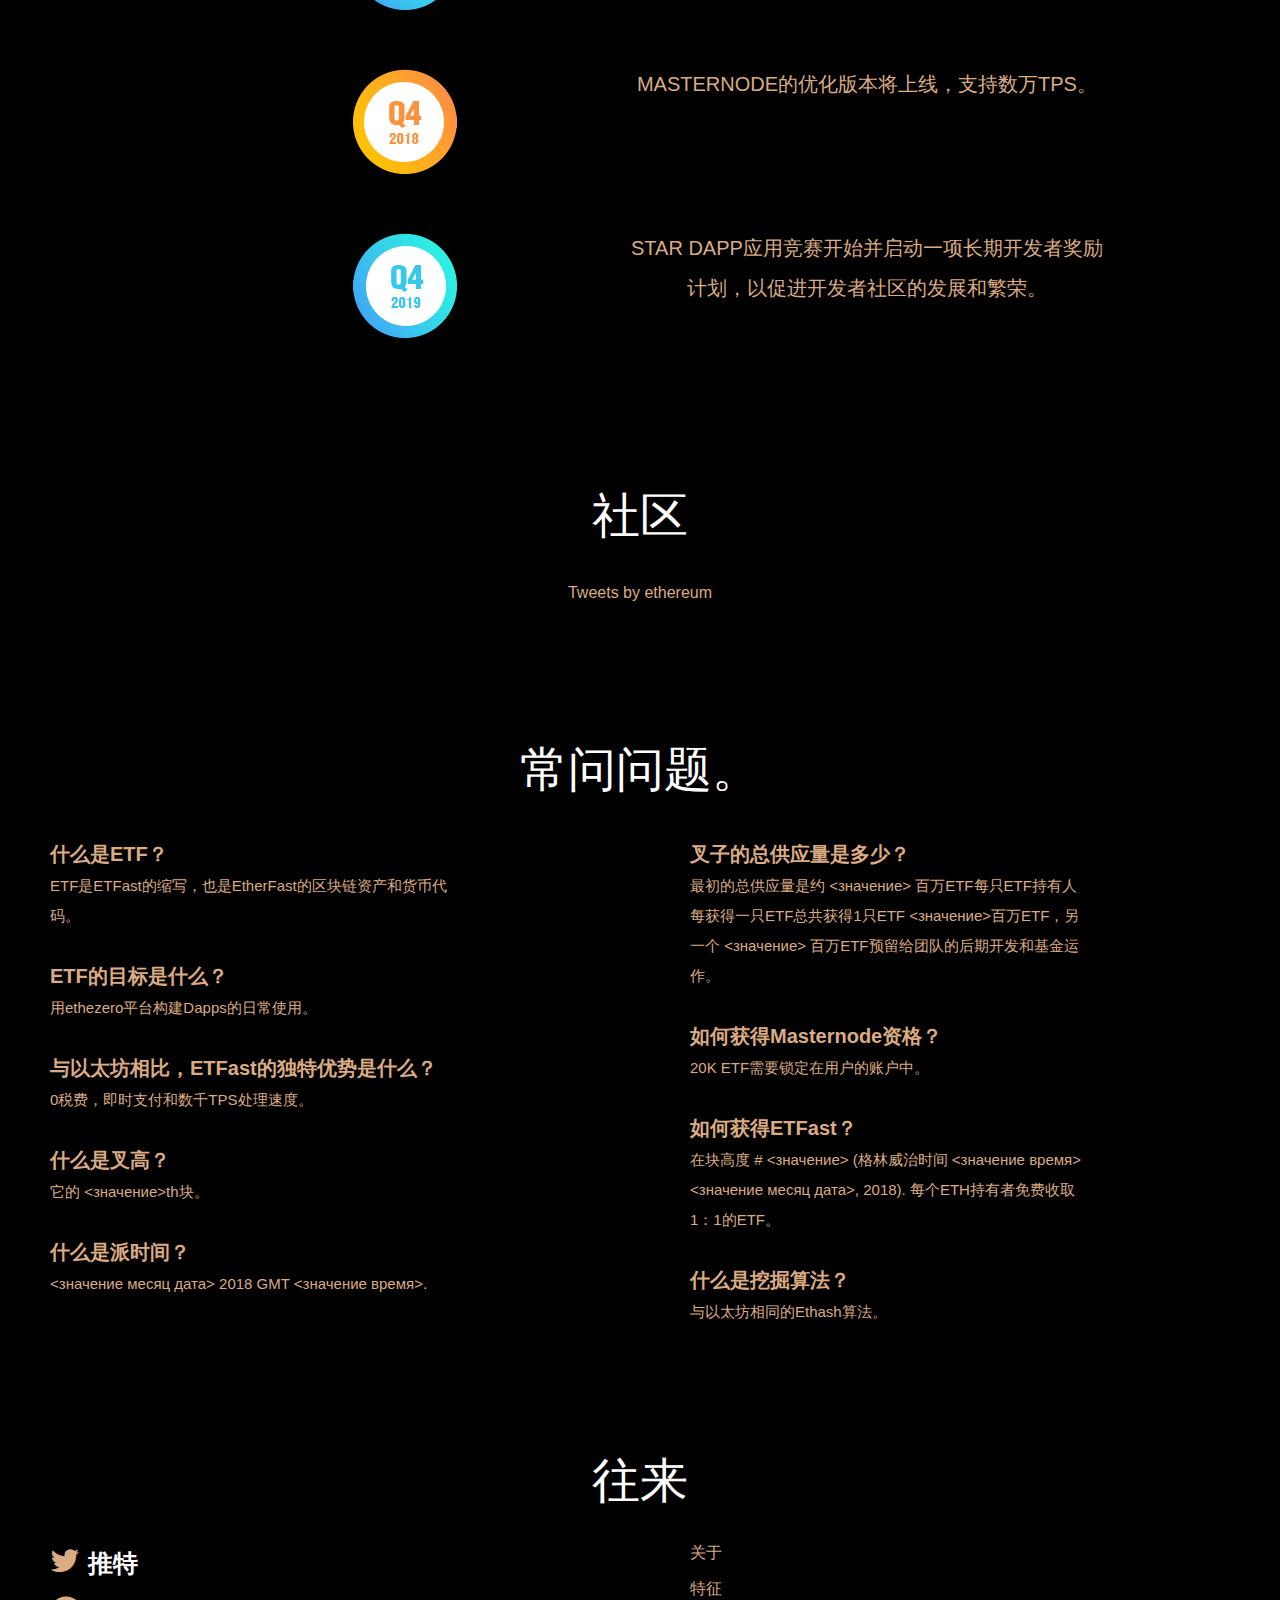
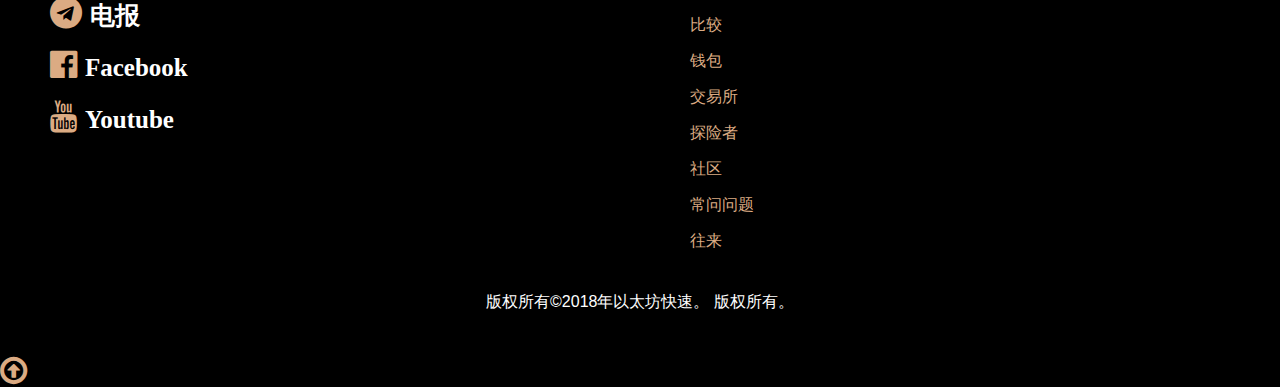
<file: index_ch.html>
<!DOCTYPE html>
<html lang="en">

<head>
    <meta charset="UTF-8">
    <meta name="viewport" content="width=device-width, initial-scale=1.0">
    <meta http-equiv="X-UA-Compatible" content="ie=edge">
    <link rel="stylesheet" href="https://cdnjs.cloudflare.com/ajax/libs/font-awesome/4.7.0/css/font-awesome.min.css">
    <link href="https://fonts.googleapis.com/css?family=Roboto:300,300i,400,400i,500,500i,700,700i,900,900i" rel="stylesheet">
    <link rel="stylesheet" href="css/reset.css">
    <link rel="stylesheet" href="css/style_ch.css">
    <link rel="stylesheet" href="css/bootstrap-grid.css">
    <link rel="icon" type="image/png" href="img/icon.jpg" />
    <title>Ethereum Fast</title>
</head>

<body onresize="myFunction()">
    <section id="main">
        <div id="main-bg" class="container-fluid"></div>
    </section>
    <section id="nav">
        <div id="burger">
            <i id="burger-img" class="fa fa-bars fa-3x" aria-hidden="true"></i>
        </div>
        <div id="nav-hidden" class="nav-hidden">
            <ul id="nav-hidden-list">
                <li>
                    <a id="about-click" href="#about">关于</a>
                </li>
                <li>
                    <a id="features-click" href="#features">特征
                    </a>
                </li>
                <li>
                    <a id="compare-click" href="#compare">比较
                    </a>
                </li>
                <!-- <li>
                    <a id="wallets-click" href="#wallets">钱包</a>
                </li>
                <li>
                    <a id="exchanges-click" href="#exchanges">交易所</a>
                </li> -->
                <li>
                    <a id="explorer-click" href="#explorer">探险者</a>
                </li>
                <li>
                    <a id="community-click" href="#community">社区</a>
                </li>
                <li>
                    <a id="faq-click" href="#faq">常问问题</a>
                </li>
                <li>
                    <a id="contacts-click" href="#contacts">往来</a>
                </li>
            </ul>
        </div>
        <div class="container-fluid">
            <div class="container">
                <div class="row">
                    <div class=" col-xl-1 col-lg-1 col-md-1 height width-logo">
                        <ul id="nav-list" class="nav-list-logo">
                            <li id=logo-bril>
                                <img id="logo" src="img/logo.png" alt="">
                            </li>
                        </ul>
                    </div>
                    <div id="nav-list-item" class="col-xl-11 col-lg-11 col-md-11 text-align list-item  height">
                        <ul id="nav-list">
                            <li>
                                <a href="#about">关于</a>
                            </li>
                            <li>
                                <a href="#features">特征</a>
                            </li>
                            <li>
                                <a href="#compare">比较</a>
                            </li>
                            <!-- <li>
                                <a href="#wallets">钱包</a>
                            </li>
                            <li>
                                <a href="#exchanges">交易所</a>
                            </li> -->
                            <li>
                                <a href="#explorer">探险者</a>
                            </li>
                            <li>
                                <a href="#community">社区</a>
                            </li>
                            <li>
                                <a href="#faq">常问问题</a>
                            </li>
                            <li id="nav-right" >
                                <a href="#contacts">往来</a>
                            </li>
                        </ul>
                    </div>
                    <div id="language">
                        <ul>
                            <li class="change-langeage">
                                <a href="index.html">ENGLISH</a>
                            </li>
                            <li class="change-langeage">
                                <a href="index_ch.html">CHINESE</a>
                            </li>
                        </ul>
                    </div>
                </div>
            </div>
        </div>
    </section>
    <section class="social">
        <div class="container-fluid">
            <div class="container">
                <div class="row">
                    <div id="social" class=" col-xl-12 col-lg-12 col-md-12 col-sm-12 col-xs-12  green">
                        <a id="get-ETF" href="#openModal" class="display-block">获取ETF</a>
                        <div id="openModal" class="modalDialog">
                            <div>
                                <a href="#close" title="Close" class="close">X</a>
                                <h2>时间</h2>
                                <p> 叉将在块高度 #
                                    <значение>
                                        <br>(格林威治时间
                                        <значение время>
                                            <значение месяц день>, 2018).</p>
                                <h2> 修饰</h2>
                                <p> 在块高度 #
                                    <значение> (格林威治时间
                                        <значение время>
                                            <значение месяц день>, 2018). 每个ETH持有者以1：1的比例接收ETF.
                                </p>
                                <h2>你如何获得ETF？</h2>
                                <p> 持有私钥，密钥库或助记符短语我们发现这对人们来说很危险                                      将他们的私钥导入我们的网站钱包或Meta Mask分支插件以获得EtherFast，所以
                                                                         我们将向用户提供一个自定义节点，以将其添加到MEW或Meta Mask以获取ETF，或者您                               
                                    可以添加你的笔记。
                                </p>
                                <h2> 请勿保留私钥，密钥库或助记符短语</h2>
                                <p> 如果您的以太坊保存在交易平台或那些不支持该平台的钱包中                                      私钥推导，您可以要求交易平台或钱包获得EtherFast
                                                                         您。 用户可以联系交易平台或钱包提供商，并询问如何处理                                
                                    它。
                                </p>
                                <h2>我们还会联系着名的交易平台和钱包提供商以帮助您获得                                      你的ETF。</h2>
                                <h2> 早期投资者</h2>
                                <p> 亲爱的EtherFast粉丝们，我们非常感谢您对ETF成为主流货币的支持，并体现出足够的价值。 我们将以优惠的价格向早期投资者出售高达2000万（前2百万）的ETF，足以支持ETF在大型交易所上市并带来一定的流动性。
                                    预售已售罄（地址1，地址2）。 如果您需要任何帮助，请联系我们support@etfast.io。</p>
                            </div>
                        </div>
                        <a id="telegram" href="https://t.me/etf_official" target="_blank" class="display-block">
                            <i class="fa fa-paper-plane" fa-2x></i> 加入我们的电报</a>
                    </div>

                    <div id="form" class="col-xl-12 col-lg-12 col-md-12 col-sm-12 col-xs-12 red">
                        <form action="https://etfast.us18.list-manage.com/subscribe/post?u=cbf1a02b1c96c3dfdf2e11158&amp;id=7388017581" method="post"
                            id="mc-embedded-subscribe-form" name="mc-embedded-subscribe-form" class="validate" target="_blank"
                            novalidate>
                            <input type="text" id="mail" name="EMAIL" placeholder="输入你的电子邮箱
                            ">
                            <input type="submit" value="订阅" name="subscribe">
                        </form>
                        <p class="reminder">订阅ETF获取独家更新</p>
                    </div>

                </div>
            </div>
        </div>
    </section>
    <section id="about" class="about padding-top-nav">
        <div class="container-fluid">
            <div class="row">
                <div id="about-describe" class="col-xl-12 col-lg-12 col-md-12 col-sm-12 col-xs-12">
                    <h1>
                        <span>关于</span>以太坊快速
                    </h1>
                    <a href="img/dox.docx" download>下载白皮书</a>
                </div>
                <div id="form" class="col-xl-12 col-lg-12 col-md-12 col-sm-12 col-xs-12">
                    <iframe width="560" height="315" src="https://www.youtube.com/embed/-_ZgtakBJY8" frameborder="0" allow="autoplay; encrypted-media"
                        allowfullscreen>
                    </iframe>
                </div>
            </div>
    </section>
    <section id="features" class="features padding-top-nav">
        <div class="container-fluid">
            <div class="row">
                <div id="describe" class="col-xl-12 col-lg-12 col-md-12 col-sm-12 col-xs-12">
                    <h1 class="color-white">
                        特征
                    </h1>
                </div>
                <div id="features-advavtages" class="col-xl-4 col-lg-4 col-md-6 col-sm-6 col-xs-12">
                    <i class="fa fa-code-fork fa-5x" aria-hidden="true"></i>
                    <p>两层网络系统</p>
                </div>
                <div id="features-advavtages" class="col-xl-4 col-lg-4 col-md-6 col-sm-6 col-xs-12">
                    <i class="fa fa-retweet fa-5x" aria-hidden="true"></i>
                    <p>Masternode系统
                    </p>
                </div>
                <div id="features-advavtages" class="col-xl-4 col-lg-4 col-md-6 col-sm-6 col-xs-12">
                    <i class="fa fa-commenting fa-5x" aria-hidden="true"></i>
                    <p>自治的社区治理体系
                    </p>
                </div>
                <div id="features-advavtages" class="col-xl-4 col-lg-4 col-md-6 col-sm-6 col-xs-12">
                    <i class="fa fa-percent  fa-5x" aria-hidden="true"></i>
                    <p>最低TX费用可以满足DAPP开发，安排和运营的任何要求。</p>
                </div>
                <div id="features-advavtages" class="col-xl-4 col-lg-4 col-md-6 col-sm-6 col-xs-12">
                    <i class="fa fa-money  fa-5x" aria-hidden="true"></i>
                    <p>即时支付，适用于更多的交易场景
                    </p>
                </div>
                <div id="features-advavtages" class="col-xl-4 col-lg-4 col-md-6 col-sm-6 col-xs-12">
                    <i class="fa fa-level-up  fa-5x" aria-hidden="true"></i>
                    <p>高可扩展性，让主流人士可以使用DAPP
                    </p>
                </div>
            </div>
        </div>
    </section>
    <section id="compare" class="compare color-white">
        <div class="container-fluid">
            <div class="row">
                <div id="describe" class="col-xl-12 col-lg-12 col-md-12 col-sm-12 col-xs-12">
                    <h1 class="padding-top-nav">
                        比较
                    </h1>
                </div>
                <div id="compare-img" class="col-xl-12 col-lg-12 col-md-12 col-sm-12 col-xs-12">

                    <table cellspacing="1">
                        <tr>
                            <th>
                                <p>比较
                                </p>
                            </th>
                            <th>
                                <img src="img/compare-one.png" alt="">
                            </th>
                            <th>
                                <img src="img/compare-two.png" alt="">
                            </th>
                            <th>
                                <img src="img/compare-three.png" alt="">
                            </th>
                        </tr>
                        <tr>
                            <td>
                                <p>供应</p>
                            </td>
                            <td>
                                <p>+</p>
                            </td>
                            <td>
                                <p>21'000'000</p>
                            </td>
                            <td>
                                <p>97'000'000</p>
                            </td>
                        </tr>
                        <tr>
                            <td>
                                <p>共识</p>
                            </td>
                            <td>
                                <p>PoA</p>
                            </td>
                            <td>
                                <p>PoW</p>
                            </td>
                            <td>
                                <p>PoW</p>
                            </td>
                        </tr>
                        <tr>
                            <td>
                                <p>块间隔</p>
                            </td>
                            <td>
                                <p>+</p>
                            </td>
                            <td>
                                <p>10分钟</p>
                            </td>
                            <td>
                                <p>15秒</p>
                            </td>
                        </tr>
                        <tr>
                            <td>
                                <p>块大小</p>
                            </td>
                            <td>
                                <p>5MB</p>
                            </td>
                            <td>
                                <p>2MB</p>
                            </td>
                            <td>
                                <p>2MB</p>
                            </td>
                        </tr>
                        <tr>
                            <td>
                                <p>回复保护</p>
                            </td>
                            <td>
                                <p>+</p>
                            </td>
                            <td>
                                <p>N/A</p>
                            </td>
                            <td>
                                <p>N/A</p>
                            </td>
                        </tr>
                        <tr>
                            <td>
                                <p>难度调整频率</p>
                            </td>
                            <td>
                                <p>+</p>
                            </td>
                            <td>
                                <p>N/A</p>
                            </td>
                            <td>
                                <p>每块</p>
                            </td>
                        </tr>
                        <tr>
                            <td>
                                <p>采矿硬件</p>
                            </td>
                            <td>
                                <p>+</p>
                            </td>
                            <td>
                                <p>N/A</p>
                            </td>
                            <td>
                                <p>GPU</p>
                            </td>
                        </tr>
                        <tr>
                            <td>
                                <p>0 TX费用</p>
                            </td>
                            <td>
                                <p>+</p>
                            </td>
                            <td>
                                <p>N/A</p>
                            </td>
                            <td>
                                <p>NO</p>
                            </td>
                        </tr>
                        <tr>
                            <td>
                                <p>即时支付</p>
                            </td>
                            <td>
                                <p>+</p>
                            </td>
                            <td>
                                <p>N/A</p>
                            </td>
                            <td>
                                <p>没有</p>
                            </td>
                        </tr>
                        <tr>
                            <td>
                                <p>主节点支持</p>
                            </td>
                            <td>
                                <p>+</p>
                            </td>
                            <td>
                                <p>N/A</p>
                            </td>
                            <td>
                                <p>没有</p>
                            </td>
                        </tr>
                        <tr>
                            <td>
                                <p>缩放（TPS）</p>
                            </td>
                            <td>
                                <p>1000+</p>
                            </td>
                            <td>
                                <p>7</p>
                            </td>
                            <td>
                                <p>20</p>
                            </td>
                        </tr>
                        <tr>
                            <td>
                                <p>智能联系人支持</p>
                            </td>
                            <td>
                                <p>是</p>
                            </td>
                            <td>
                                <p>没有</p>
                            </td>
                            <td>
                                <p>没有</p>
                            </td>
                        </tr>
                        <tr>
                            <td>
                                <p>阻止奖励</p>
                            </td>
                            <td>
                                <p>+</p>
                            </td>
                            <td>
                                <p>+</p>
                            </td>
                            <td>
                                <p>3</p>
                            </td>
                        </tr>
                    </table>

                </div>
            </div>
    </section>
    <section id="timetree" class="timetree">
        <div class="container">
            <div class="row">
                <div class="col-xl-12 col-lg-12 col-md-12 col-sm-12 col-xs-12">
                    <h1>
                        <span>以太坊快速 </span>路线图</h1>
                </div>
                <div class="col-xl-6 col-lg-5 col-md-12 col-sm-12 col-xs-12 text-align-center margin-top">
                    <img src="img/one.png" alt="">
                </div>
                <div class="col-xl-6 col-lg-6 col-md-12 col-sm-12 col-xs-12 margin-top">
                    <p>ETF网络将发布以实现最低的交易费用和反DDOS攻击。</p>
                </div>

                <div class="col-xl-6 col-lg-5 col-md-12 col-sm-12 col-xs-12 text-align-center margin-top">
                    <img src="img/two.png" alt="">
                </div>

                <div class="col-xl-6 col-lg-6 col-md-12 col-sm-12 col-xs-12 margin-top">
                    <p>ETF将完成发行ETF，建立在线钱包，让Mainnet实现零交易费用和反DDOS攻击，开创后第一个ETF区块。</p>
                </div>


                <div class="col-xl-6 col-lg-5 col-md-12 col-sm-12 col-xs-12 text-align-center margin-top">
                    <img src="img/three.png" alt="">
                </div>
                <div class="col-xl-6 col-lg-6 col-md-12 col-sm-12 col-xs-12 margin-top">
                    <p>移动钱包和DApp应用商店将被发布以促进用户的生态发展。</p>
                </div>

                <div class="col-xl-6 col-lg-5 col-md-12 col-sm-12 col-xs-12 text-align-center margin-top">
                    <img src="img/four.png" alt="">
                </div>

                <div class="col-xl-6 col-lg-6 col-md-12 col-sm-12 col-xs-12 margin-top">
                    <p>Masternode将在Testnet上成功测试。</p>
                </div>


                <div class="col-xl-6 col-lg-5 col-md-12 col-sm-12 col-xs-12 text-align-center margin-top">
                    <img src="img/five.png" alt="">
                </div>
                <div class="col-xl-6 col-lg-6 col-md-12 col-sm-12 col-xs-12 margin-top">
                    <p>Masternode将在Mainnet上成功测试，实现实时事务和更高的事务并发性（大于1000TPS）</p>
                </div>

                <div class="col-xl-6 col-lg-5 col-md-12 col-sm-12 col-xs-12 text-align-center margin-top">
                    <img src="img/six.png" alt="">
                </div>
                <div class="col-xl-6 col-lg-6 col-md-12 col-sm-12 col-xs-12 margin-top">
                    <p>Masternode的优化版本将上线，支持数万TPS。</p>
                </div>


                <div class="col-xl-6 col-lg-5 col-md-12 col-sm-12 col-xs-12 text-align-center margin-top">
                    <img src="img/seven.png" alt="">
                </div>
                <div class="col-xl-6 col-lg-6 col-md-12 col-sm-12 col-xs-12 margin-top">
                    <p>Star DAPP应用竞赛开始并启动一项长期开发者奖励计划，以促进开发者社区的发展和繁荣。</p>
                </div>
            </div>
        </div>
    </section>
    <!-- <section id="wallets" class="wallets">
        <div class="container-fluid">
            <div class="row">
                <div id="describe" class="col-xl-12 col-lg-12 col-md-12 col-sm-12 col-xs-12">
                    <h1 class="color-white  padding-top-nav">
                        钱包
                    </h1>
                </div>
                <div id="describe" class="col-xl-3 col-lg-3 col-md-6 col-sm-6 col-xs-12">
                    <a href="https://www.myetherwallet.com/" target="_blank">
                        <img src="img/wallet-one.png" width="210" height="110" alt="">
                    </a>
                </div>
                <div id="describe" class="col-xl-3 col-lg-3 col-md-6 col-sm-6 col-xs-12">
                    <a href="https://token.im/" target="_blank">
                        <img src="img/wallet-two.png" width="210" height="110" alt="">
                    </a>
                </div>
                <div id="describe" class="col-xl-3 col-lg-3 col-md-6 col-sm-6 col-xs-12">
                    <a href=" https://metamask.io/" target="_blank">
                        <img src="img/wallet-three.png" width="210" height="110" alt="">
                    </a>
                </div>
                <div id="describe" class="col-xl-3 col-lg-3 col-md-6 col-sm-6 col-xs-12">
                    <a href="https://www.airon.io/" target="_blank">
                        <img src="img/wallet-four.png" width="210" height="110" alt="">
                    </a>
                </div>
                <div id="describe" class="col-xl-3 col-lg-3 col-md-6 col-sm-6 col-xs-12">
                    <a href="https://jaxx.io/" target="_blank">
                        <img src="img/wallet-five.png" width="210" height="110" alt="">
                    </a>
                </div>
                <div id="describe" class="col-xl-3 col-lg-3 col-md-6 col-sm-6 col-xs-12">
                    <a href="https://www.ethereum.org/" target="_blank">
                        <img src="img/wallet-six.png" width="210" height="110" alt="">
                    </a>
                </div>
                <div id="describe" class="col-xl-3 col-lg-3 col-md-6 col-sm-6 col-xs-12">
                    <a href="https://www.ledgerwallet.com/" target="_blank">
                        <img src="img/wallet-seven.png" width="210" height="110" alt="">
                    </a>
                </div>
                <div id="describe" class="col-xl-3 col-lg-3 col-md-6 col-sm-6 col-xs-12">
                    <a href="https://blockchain.info/" target="_blank">
                        <img src="img/wallet-eight.png" width="210" height="110" alt="">
                    </a>
                </div>
            </div>
        </div>
    </section> -->
    <!-- <section id="exchanges" class="exchanges color-white">
        <div class="container-fluid">
            <div class="row">
                <div class="col-xl-12 col-lg-12 col-md-12 col-sm-12 col-xs-12">
                    <h1 class="padding-top-nav">交流</h1>
                </div>
                <div class="col-xl-3 col-lg-3 col-md-6 col-sm-6 xs-6">
                    <img src="img/exchanges/exchange1.png" width="210px" height="110" alt="">
                </div>
                <div class="col-xl-3 col-lg-3 col-md-6 col-sm-6 xs-6">
                    <img src="img/exchanges/exchange2.png" width="210px" height="110" alt="">
                </div>
                <div class="col-xl-3 col-lg-3 col-md-6 col-sm-6 xs-6">
                    <img src="img/exchanges/exchange3.png" width="210px" height="110" alt="">
                </div>
                <div class="col-xl-3 col-lg-3 col-md-6 col-sm-6 xs-6">
                    <img src="img/exchanges/exchange4.png" width="210px" height="110" alt="">
                </div>
                <div class="col-xl-3 col-lg-3 col-md-6 col-sm-6 xs-6">
                    <img src="img/exchanges/exchange5.png" width="210px" height="110" alt="">
                </div>
                <div class="col-xl-3 col-lg-3 col-md-6 col-sm-6 xs-6">
                    <img src="img/exchanges/exchange6.png" width="210px" height="110" alt="">
                </div>
                <div class="col-xl-3 col-lg-3 col-md-6 col-sm-6 xs-6">
                    <img src="img/exchanges/exchange7.png" width="210px" height="110" alt="">
                </div>
                <div class="col-xl-3 col-lg-3 col-md-6 col-sm-6 xs-6">
                    <img src="img/exchanges/exchange8.png" width="210px" height="110" alt="">
                </div>
                <div class="col-xl-3 col-lg-3 col-md-6 col-sm-6 xs-6">
                    <img src="img/exchanges/exchange9.png" width="210px" height="110" alt="">
                </div>
                <div class="col-xl-3 col-lg-3 col-md-6 col-sm-6 xs-6">
                    <img src="img/exchanges/exchange10.png" width="210px" height="110" alt="">
                </div>
                <div class="col-xl-3 col-lg-3 col-md-6 col-sm-6 xs-6">
                    <img src="img/exchanges/exchange11.png" width="210px" height="110" alt="">
                </div>
                <div class="col-xl-3 col-lg-3 col-md-6 col-sm-6 xs-6">
                    <img src="img/exchanges/exchange12.png" alt="">
                </div>
                <div class="col-xl-3 col-lg-3 col-md-6 col-sm-6 xs-6">
                    <img src="img/exchanges/exchange13.png" width="210px" height="110" alt="">
                </div>
                <div class="col-xl-3 col-lg-3 col-md-6 col-sm-6 xs-6">
                    <img src="img/exchanges/exchange14.png" width="210px" height="110" alt="">
                </div>
                <div class="col-xl-3 col-lg-3 col-md-6 col-sm-6 xs-6">
                    <img src="img/exchanges/exchange15.png" width="210px" height="110" alt="">
                </div>
                <div class="col-xl-3 col-lg-3 col-md-6 col-sm-6 xs-6">
                    <img src="img/exchanges/exchange16.png" width="210px" height="110" alt="">
                    </dv>
                </div>
            </div>
        </div>
    </section> -->
    <section id="community" class="community color-white">
        <h1 class="padding-top-nav">社区</h1>
        <div class="container-twitter">
            <a class="twitter-timeline" width="100%" data-height="400" href="https://twitter.com/EthereumFast">Tweets by ethereum</a>        </div>
    </section>

    <section id="faq" class="faq padding-top-nav">
        <div class="container-fluid">
            <div class="row">
                <div class="col-xl-12 col-lg-12 col-md-12 col-sm-12 xs-12">
                    <h1 class="color-white">常问问题。
                    </h1>
                </div>
                <div class="col-xl-6 col-lg-6 col-md-12 col-sm-12 xs-12 padding-faq">
                    <p>
                        <span>什么是ETF？</span>
                        <br>ETF是ETFast的缩写，也是EtherFast的区块链资产和货币代码。</p>
                    <p>
                        <span>ETF的目标是什么？</span>
                        <br>用ethezero平台构建Dapps的日常使用。</p>
                    <p>
                        <span>与以太坊相比，ETFast的独特优势是什么？</span>
                        <br>0税费，即时支付和数千TPS处理速度。</p>
                    <p>
                        <span>什么是叉高？</span>
                        <br>它的

                        <значение>th块。</p>
                    <p>
                        <span>什么是派时间？</span>
                        <br>
                        <значение месяц дата> 2018 GMT
                            <значение время>.</p>

                </div>
                <div class="col-xl-6 col-lg-6 col-md-12 col-sm-12 xs-12 padding-faq">
                    <p>
                        <span>叉子的总供应量是多少？</span>
                        <br>最初的总供应量是约
                        <значение> 百万ETF每只ETF持有人每获得一只ETF总共获得1只ETF
                            <значение>百万ETF，另一个
                                <значение> 百万ETF预留给团队的后期开发和基金运作。
                    </p>
                    <p>
                        <span>如何获得Masternode资格？</span>
                        <br>20K ETF需要锁定在用户的账户中。</p>
                    <p>
                        <span>如何获得ETFast？</span>
                        <br>在块高度 #
                        <значение> (格林威治时间
                            <значение время>
                                <значение месяц дата>, 2018). 每个ETH持有者免费收取1：1的ETF。</p>
                    <p>
                        <span>什么是挖掘算法？</span>
                        <br>与以太坊相同的Ethash算法。</p>

                </div>

            </div>
        </div>
    </section>
    <section id="contacts">
        <footer>
            <div class="container-fluid">
                <div class="row">
                    <div class="col-xl-12 col-lg-12 col-md-12 col-sm-12 xs-12 ">
                        <h1 class="padding-top-nav">往来</h1>
                    </div>
                    <div class="col-xl-6 col-lg-6 col-md-6 col-sm-12 xs-12 ">
                        <ul>
                            <li>
                                <a href="https://twitter.com/?lang=en">
                                    <i class="fa fa-twitter fa-2x" aria-hidden="true">
                                        <p>推特</p>
                                    </i>
                                </a>
                            </li>
                            <li>
                                <a href="https://t.me/etf_official">
                                    <i class="fa fa-telegram fa-2x" aria-hidden="true">
                                        <p>电报
                                        </p>
                                    </i>
                                </a>
                            </li>
                            <li>
                                <a href="https://www.facebook.com/">
                                    <i class="fa fa-facebook-official fa-2x" aria-hidden="true">
                                        <p>Facebook</p>
                                    </i>
                                </a>
                            </li>
                            <li>
                                <a href="https://www.youtube.com/">
                                    <i class="fa fa-youtube fa-2x" aria-hidden="true">
                                        <p>Youtube</p>
                                    </i>
                                </a>
                            </li>
                        </ul>
                    </div>
                    <div class="col-xl-6 col-lg-6 col-md-6 col-sm-12 xs-12 ">
                        <ul>
                            <li>
                                <a href="#about">关于</a>
                            </li>
                            <li>
                                <a href="#features">特征</a>
                            </li>
                            <li>
                                <a href="#compare">比较
                                </a>
                            </li>
                            <li>
                                <a href="#wallets">钱包</a>
                            </li>
                            <li>
                                <a href="#exchanges">交易所</a>
                            </li>
                            <li>
                                <a href="#explorer">探险者</a>
                            </li>
                            <li>
                                <a href="#community">社区</a>
                            </li>
                            <li>
                                <a href="#faq">常问问题
                                </a>
                            </li>
                            <li>
                                <a href="#contacts">往来</a>
                            </li>
                        </ul>
                    </div>
                </div>
                <div class="col-xl-12 col-lg-12 col-md-12 col-sm-12 xs-12 text-reserved">
                    <h3>版权所有©2018年以太坊快速。 版权所有。</h3>
                </div>
        </footer>
        <section>
            <a href="#main">
                <i id="scroll" class="fa fa-arrow-circle-o-up fa-2x" aria-hidden="true"></i>
            </a>
        </section>
    </section>
    <script src="js/main.js"></script>
    <script async src="https://platform.twitter.com/widgets.js" charset="utf-8"></script>
</body>

</html>
</file>
<file: css/style.css>
/* GLOBAL */

body {
    font-family: Raleway,Arial,Helvetica,sans-serif;
    color: #dbab83;
    min-width: 375px;
    background: #000;
}


h1 {
    font-size: 48px;
    text-transform: uppercase
}

.color-white {
    color: white;
}

.padding-top-nav {
    padding-top: 55px;
}

a {
    text-decoration: none;
    color: #dbab83;
}

#main-bg {
    text-align: center;
    width: 100%;
    background-image: url(../img/bg-main.png);
    background-size: cover;
    background-position: center;
    background-repeat: no-repeat;
    height: 100vh;
}

/*HEADER*/

.display-inline-block {
    display: inline-block;
}

#logo {
    width: 70px;
    height: 70px;
    text-align: left;
    line-height: 0px;
}

.height {
    height: 80px;
}

#logo:hover {
    border-top: none;
}

.text-align {
    text-align: center;
}

#nav {
    width: 100.5%;
    z-index: 10000;
    position: fixed;
    top: 0;
    background-color: rgba(0,0,0,0.8);
}

#burger  {
    position: absolute;
    left: 25px;
    top: 15px;
    visibility: hidden;
    z-index: 1000;
}

.nav-active {
    width: 100%;
    position: fixed;
    margin-top: 79px;
    background-color: #000;
    opacity: 1;
    height: 500px;
    transition: 2s;
}

#nav-hidden-list, #nav-hidden-list li {
    display: block;
    text-align: center;
    margin: 0 auto;
}

.nav-hidden {
    display: none;
}

#nav-hidden-list li a {
    font-size: 20px;
    text-transform: uppercase;
    line-height: 50px;
    box-sizing: border-box;
    border-width: 20px;
    border-bottom: 3px solid transparent;
}

#nav-hidden-list li a:hover {
    border-bottom: 3px solid #dbab83;
    transition: 0.5s;
}

.li-active {
    display: block;
    transition: 2s;
}

#nav-list, #nav-list li {
    display: inline-block;

}

#nav-list li a  {
    display: block;
    padding: 0 10px;
    line-height: 68px;
    box-sizing: border-box;
    border-top: 3px solid transparent;
    font-weight: bold;
    text-transform: uppercase;
    font-size: 14px;
}

.list-item > #nav-list li a:hover {
    border-top: 3px solid #dbab83;
}


.change-langeage {
    margin-top: 15px;
}

#logo-main {
    display: block;
    margin: 0 auto;
    padding-top: 220px;
    width: 228px;
    padding-left: 17px;
}

.change-langeage a {
    font-size: 14px;
}

#language {
    position: absolute;
    right: -70px;
    text-align: center;
}

/*SOCIAL*/

.display-block {
    display: block;
    margin: 0 auto;
}

#social {
    text-align: center;
}

#get-ETF {
    display: inline-block;
    width: 20%;
    margin-top: 45px;
    margin-bottom: 20px;
    padding: 16px;
    background-color: #dbab83;;
    border: 2px solid #dbab83;
    border-radius: 8px;
    text-align: center;
    font-size: 25px;
    font-weight: bold;
    color: black;
}

#telegram {
    display: inline-block;
    width: 20%;
    margin-top: 45px;
    margin-bottom: 20px;
    padding: 16px;
    border: 2px solid #dbab83;
    background-color: #dbab83;
    border-radius: 8px;
    text-align: center;
    font-size: 25px;
    font-weight: bold;
    color: black;
}

.modalDialog {
    text-align: center;
	position: fixed;
	font-family: Arial, Helvetica, sans-serif;
	top: 0;
	right: 0;
	bottom: 0;
	left: 0;
	background: rgba(0,0,0,0.95);
	z-index: 99999;
	opacity:0;
	-webkit-transition: opacity 400ms ease-in;
	-moz-transition: opacity 400ms ease-in;
	transition: opacity 400ms ease-in;
    pointer-events: none;
}

.modalDialog div {
    overflow-y: scroll;
    height: 80%;
    z-index: 10000;
}

.modalDialog div::-webkit-scrollbar {
    visibility: hidden;
    width: 13px;
    height: 0px;
}

.modalDialog h2 {
    padding-top: 20px;
    padding-bottom: 15px;

    font-size: 20px;
    font-weight: bold;
}

.modalDialog p {
    font-size: 15px;
}

.modalDialog:target {
	opacity:1;
	pointer-events: auto;
}

.modalDialog > div {
	width: 550px;
	position: relative;
	margin: 3% auto;
	padding: 5px 20px 13px 20px;
	border-radius: 10px;
	/* background: #fff;
	background: -moz-linear-gradient(#fff, #999);
	background: -webkit-linear-gradient(#fff, #999);
	background: -o-linear-gradient(#fff, #999); */
}

.close {
	background: #606061;
	color: #FFFFFF;
	line-height: 25px;
	position: absolute;
	right: 6px;
	text-align: center;
	top: 3px;
	width: 24px;
	text-decoration: none;
	font-weight: bold;
	-webkit-border-radius: 12px;
	-moz-border-radius: 12px;
	border-radius: 12px;
	-moz-box-shadow: 1px 1px 3px #000;
	-webkit-box-shadow: 1px 1px 3px #000;
	box-shadow: 1px 1px 3px #000;
}

.close:hover {
    background: #dbab83;
}

/*FORM*/

#form {
    text-align: center;
}

input[type=text] {
    display: inline-block;
    width: 30%;
    display: inline-block;
    color:black;
    border: 2px solid #dbab83;
    border-radius: 8px;
    text-align: center;
    font-size: 25px;
    font-weight: bold;
    margin-top: 24px;
    margin-bottom: 20px;
    padding: 14px;
}

::-webkit-input-placeholder {
    color:#dbab83;
}

input[type=submit] {
    display: inline-block;
    color:black;
    border: 2px solid #dbab83;
    border-radius: 8px;
    text-align: center;
    font-size: 25px;
    font-weight: bold;
    background-color: #dbab83;
    margin-top: 24px;
    margin-bottom: 20px;
    padding: 14px;
}

.reminder {
    padding-bottom: 45px;
}

/*ABOUT*/

.about > .container-fluid > .row {
    margin-left: 0!important;
    margin-right: 0!important;
}
#about-describe {
    text-align: center;
}

#about-describe h1 {
    color:  #dbab83;
    padding-top: 45px;
}

#about-describe h1 span {
    color:  #fff;
    text-transform: uppercase;
}

#about-describe a {
    margin: 0 auto;
    display: block;
	color:black;
    width: 300px;
    font-size: 25px;
    padding: 16px;
    border: 2px solid #dbab83;
    border-radius: 8px;
    text-transform: uppercase;
    margin-top: 45px;
    margin-bottom: 45px;
	background-color: #dbab83;
	
}

.about iframe {
    width: 900px; 
    height: 600px;
}

.about iframe {
    margin-bottom: 45px;
}

/*FEATURES*/
.features > .container-fluid > .row > #describe > h1 {
    padding-bottom: 45px;
    color: #fff;
}

.features > .container-fluid > .row {
    margin-left: 0!important;
    margin-right: 0!important;
    text-align: center;
    padding-top: 45px;
}

.features > .container-fluid > .row p {
    font-size: 25px;
    text-transform: uppercase;
    font-weight: bold;
    padding-left: 20px;
    padding-right: 20px;
    padding-top: 50px;
    padding-bottom: 45px; 
    line-height: 35px;
}

  /*COMPARE*/

.compare {
    text-align: center;
}

table {
    margin: 0 auto;
    border: 2px solid #dbab83;
}

td,th {
   padding: 15px;
   border: 1px solid #dbab83;
}

  th > p {
    font-size: 40px;
    text-decoration: uppercase;
}

  td > p {
    font-size: 30px;
    text-decoration: uppercase;
}

.compare > .container-fluid > .row > #describe > h1 {
    padding-bottom: 45px;
    color: #fff;
}

.compare > .container-fluid > .row {
    margin-left: 0!important;
    margin-right: 0!important;
    padding-top: 45px;
    text-align: center;
}

#compare-img {
    text-align: center;
    padding-bottom: 45px;
}

/*TIMETREE*/

.timetree {
    padding: 45px 0;
}

.timetree > .container > .row {
    margin-left: 0!important;
    margin-right: 0!important;
}

.timetree > .container > .row > div {
    text-align: center;
}

.timetree > .container > .row > div > p {
    font-size: 20px;
    text-transform: uppercase;
    line-height: 20px;
    width: 500px;
    text-align: center;
    line-height: 40px;
    padding-right: 10px;
}

.timetree > .container > .row > div > h1 {
    text-align: center;
}

.timetree > .container > .row > div > h1 > span {
    color: #fff;
}

.timetree > .container > .row > div > img {
    display: inline-block;
    bottom: 0;
}

.timetree > .container {
    width: 70%;
}

.text-align-center {
    text-align: center;
}

.margin-top {
    margin-top: 45px !important;
}

/*WALLETS*/

.wallets {
    padding: 45px 0;
}

.wallets > .container-fluid > .row {
    margin-left: 0!important;
    margin-right: 0!important;
    text-align: center;
}

.wallets > .container-fluid > .row div a img {
    margin-top: 45px;
}

/*EXCHANGES*/
.exchanges {
    padding: 45px 0; 
}

.exchanges > .container-fluid > .row {
    margin-left: 0!important;
    margin-right: 0!important;
    text-align: center;
}

.exchanges > .container-fluid > .row > div > h1 {
    padding-bottom: 45px;
}

.exchanges > .container-fluid > .row > div {
    display: inline-block;
}

.exchanges > .container-fluid > .row > div >img {
    display: inline-block;
}

.xs-6 {
    -webkit-box-flex: 0;
    -ms-flex: 0 0 50%;
    flex: 0 0 50%;
    max-width: 50%;
}

/*SOCIAL*/

.community {
    padding: 45px 0;
    text-align: center;
}

.community h1 {
    padding-bottom: 45px;
}

.container-twitter {
    display: block;
    margin: 0 auto;
    width: 50%;
}

/*FAQ */

.faq {
    padding-top: 45px 0;
}

.faq > .container-fluid > .row {
    margin-left: 0!important;
    margin-right: 0!important;
    text-align: center;
}

.faq > .container-fluid > .row > div > h1  {
    text-align: center !important;
    padding: 45px 0;
}

.faq > .container-fluid > .row > div > p  {
    font-size: 15px;
    text-align: left;
    width: 400px;
    padding-bottom: 30px;
    line-height: 30px;
}

.oneone {
    text-align: middle;
}

.padding-faq {
    padding-left: 50px;
}

.faq > .container-fluid > .row > div > p > span  {
    font-size: 20px;
    font-weight: bold;
}

/*FOOTER*/

footer {
    padding-bottom: 45px;
    padding-top: 55px;
}

footer > .container-fluid > .row > div > h1 {
    padding-top: 45px;
    text-align: center;
    color: #fff;
}


footer > .container-fluid > .row {
    margin-left: 0!important;
    margin-right: 0!important;
    text-align: center;
}

footer > .container-fluid > .row > div > ul  {
    text-align: left;
    padding-top: 20px;
}

footer > .container-fluid > .row > div > ul > li  {
    padding-top: 20px;
    padding-left: 50px;
}

footer > .container-fluid > .row > div > ul > li > a > i > p {
    font-size: 25px;
    font-weight: bold;
    display: inline-block;
}

footer > .container-fluid > .row > div > ul > li > a > i > p {
    color: #fff;
}

footer > .container-fluid > .row > div > #nav-hidden-list li {
    padding-top: 0px !important;
    text-align: left;
}

.text-reserved > h3 {
    padding-top: 45px;
    text-align: center;
    color: #fff;
}

.up-window {
    position: fixed;
    bottom: 80px;
    left: 40px;
}

._orinationRight_25.wrap_mW {
    padding-bottom: 70px;
}

/* MEDIA */
/* HEADER*/

@media (max-width: 800px) {
    #nav-list-item {
        display: none;
    }

    #nav > .container-fluid > .container > .row > .col-md-12 {
        text-align: center;
    }

    #burger  {
        visibility: visible;
    }

    .height {
        height: 80px;
    }
}

@media (max-width: 800px) {
    .width-logo {
        width: 100%;
        text-align: center;
    }
}

@media (max-width: 767px) {
    #logo-bril, #nav-list {
 margin-right: 0px! important;
    }
}



  /* FORM*/

@media (max-width: 1890px) {
    #get-ETF {
        font-size: 20px;
    }

    #telegram {
        font-size: 20px;    
    }

    input[type=text]  {
        font-size: 20px;  
    }

    input[type=submit] {
        font-size: 20px;  
    }

    #about-describe a {
        font-size: 20px;  
    }
}

@media (max-width: 1195px) {
    #get-ETF {
        font-size: 16px;
        width: 30%;
    }

    #telegram {
        font-size: 16px;
        width: 30%;
    }

    input[type=text]  {
        font-size: 16px;
        width: 50%;
    }

    input[type=submit] {
        font-size: 16px;  
    }

    #about-describe a {
        font-size: 16px;  
    }
}

@media (max-width: 991px) {
    input[type=text]  {
        width:50%  
    }
  }

@media (max-width: 661px) {
    #telegram {
        width: 55%;
    }
}

@media (max-width: 600px) {
    .modalDialog > div {
        width: 300px;
    }

    .modalDialog h2 {
        font-size: 14px;
        padding-top: 15px;
        padding-bottom: 6px;
    }

    .modalDialog p {
        font-size: 12px;
    }
}

/*ABOUT*/

@media (max-width: 1890px) {
    #about-describe a {
        font-size: 20px;  
    }
}

@media (max-width: 1195px) {
    #about-describe a {
        font-size: 16px;  
    }
}

@media (max-width: 1000px) {
    .about iframe {
        width: 550px; 
        height: 400px;
    }
}

@media (max-width: 900px) {
    h1, #about-describe span {
        font-size: 35px;
    }
}

@media (max-width: 650px) {
    h1, #about-describe span {
        font-size: 25px;
    }

    .about iframe {
        width: 300px; 
        height: 150px;
    }
}

/*FEATURES*/

@media (max-width: 1890px) {
    .features > .container-fluid > .row p {
      font-size: 20px;
    }
}
  
@media (max-width: 1195px) {
    .features > .container-fluid > .row p {
        font-size: 16px;
    }
}

/*COMPARES*/

@media (max-width: 1050px) {
    th > p {
        font-size: 30px;
    }
        
    td > p {
        font-size: 20px;
    }
}

@media (max-width: 800px) {
    td, th {
        padding: 5px;
    }
    
    th > p {
        font-size: 25px;
    }
                
    td > p {
        font-size: 15px;
    }
}

@media (max-width: 555px) {
    th > img {
        width: 80%;
    }

    th > p {
        font-size: 14px;
    }
    
    td > p {
        font-size: 10px;
    }
}

/*TIMETREE*/

@media (max-width: 1050px) {
    .timetree > .container > .row > div > p {
        padding-right: 30px;
    }
}

@media (max-width: 991px) {
    .timetree > .container > .row > div > p {
        text-align: center;
        width: 100%;
        padding-right: 0px;
    }
}

@media (max-width: 650px) {
    .timetree > .container > .row > div > p {
        font-size: 16px;
    }
}


/*EXCHANGES*/

@media (max-width: 575px) {
    .exchanges > .container-fluid > .row > div > img {
        width: 150px;
        height: 95px
    }
}

/*COMMUNITY*/

@media (max-width: 520px) {
    .faq > .container-fluid > .row > div > p  {
        width: 90%;
    }
}

@media (max-width: 500px) {
    .container-twitter {
        width: 70%;
    }
}
</file>
<file: css/style_ch.css>
/* GLOBAL */

body {
    font-family: Raleway,Arial,Helvetica,sans-serif;
    color: #dbab83;
    min-width: 375px;
    background: #000;
}


h1 {
    font-size: 48px;
    text-transform: uppercase
}

.color-white {
    color: white;
}

.padding-top-nav {
    padding-top: 55px;
}

a {
    text-decoration: none;
    color: #dbab83;
}

#main-bg {
    text-align: center;
    width: 100%;
    background-image: url(../img/bg-main.png);
    background-size: cover;
    background-position: center;
    background-repeat: no-repeat;
    height: 100vh;
}

/*HEADER*/

.display-inline-block {
    display: inline-block;
}

#logo {
    width: 70px;
    height: 70px;
    text-align: left;
    line-height: 0px;
}

.height {
    height: 80px;
}

#logo:hover {
    border-top: none;
}

.text-align {
    text-align: center;
}

#nav {
    width: 100.5%;
    z-index: 10000;
    position: fixed;
    top: 0;
    background-color: rgba(0,0,0,0.8);
}

#burger  {
    position: absolute;
    left: 25px;
    top: 15px;
    visibility: hidden;
    z-index: 1000;
}

.nav-active {
    width: 100%;
    position: fixed;
    margin-top: 79px;
    background-color: #000;
    opacity: 1;
    height: 500px;
    transition: 2s;
}

#nav-hidden-list, #nav-hidden-list li {
    display: block;
    text-align: center;
    margin: 0 auto;
}

.nav-hidden {
    display: none;
}

#nav-hidden-list li a {
    font-size: 20px;
    text-transform: uppercase;
    line-height: 50px;
    box-sizing: border-box;
    border-width: 20px;
    border-bottom: 3px solid transparent;
}

#nav-hidden-list li a:hover {
    border-bottom: 3px solid #dbab83;
    transition: 0.5s;
}

.li-active {
    display: block;
    transition: 2s;
}

#nav-list, #nav-list li {
    display: inline-block;

}

#nav-list li a  {
    display: block;
    padding: 0 10px;
    line-height: 68px;
    box-sizing: border-box;
    border-top: 3px solid transparent;
    font-weight: bold;
    text-transform: uppercase;
    font-size: 14px;
}

.list-item > #nav-list li a:hover {
    border-top: 3px solid #dbab83;
}


.change-langeage {
    margin-top: 15px;
}

#logo-main {
    display: block;
    margin: 0 auto;
    padding-top: 220px;
    width: 228px;
    padding-left: 17px;
}

.change-langeage a {
    font-size: 14px;
}

#language {
    position: absolute;
    right: -70px;
    text-align: center;
}

/*SOCIAL*/

.display-block {
    display: block;
    margin: 0 auto;
}

#social {
    text-align: center;
}

#get-ETF {
    display: inline-block;
    width: 20%;
    margin-top: 45px;
    margin-bottom: 20px;
    padding: 16px;
    background-color: #dbab83;;
    border: 2px solid #dbab83;
    border-radius: 8px;
    text-align: center;
    font-size: 25px;
    font-weight: bold;
    color: black;
}


#telegram {
    display: inline-block;
    width: 20%;
    margin-top: 45px;
    margin-bottom: 20px;
    padding: 16px;
    border: 2px solid #dbab83;
    background-color: #dbab83;
    border-radius: 8px;
    text-align: center;
    font-size: 25px;
    font-weight: bold;
    color: black;
}

.modalDialog {
    text-align: center;
	position: fixed;
	font-family: Arial, Helvetica, sans-serif;
	top: 0;
	right: 0;
	bottom: 0;
	left: 0;
	background: rgba(0,0,0,0.95);
	z-index: 99999;
	opacity:0;
	-webkit-transition: opacity 400ms ease-in;
	-moz-transition: opacity 400ms ease-in;
	transition: opacity 400ms ease-in;
    pointer-events: none;
}

.modalDialog div {
    overflow-y: scroll;
    height: 80%;
    z-index: 10000;
}

.modalDialog div::-webkit-scrollbar {
    visibility: hidden;
    width: 13px;
    height: 0px;
}

.modalDialog h2 {
    padding-top: 20px;
    padding-bottom: 15px;

    font-size: 20px;
    font-weight: bold;
}

.modalDialog p {
    font-size: 15px;
}

.modalDialog:target {
	opacity:1;
	pointer-events: auto;
}

.modalDialog > div {
	width: 550px;
	position: relative;
	margin: 3% auto;
	padding: 5px 20px 13px 20px;
	border-radius: 10px;
	/* background: #fff;
	background: -moz-linear-gradient(#fff, #999);
	background: -webkit-linear-gradient(#fff, #999);
	background: -o-linear-gradient(#fff, #999); */
}

.close {
	background: #606061;
	color: #FFFFFF;
	line-height: 25px;
	position: absolute;
	right: 6px;
	text-align: center;
	top: 3px;
	width: 24px;
	text-decoration: none;
	font-weight: bold;
	-webkit-border-radius: 12px;
	-moz-border-radius: 12px;
	border-radius: 12px;
	-moz-box-shadow: 1px 1px 3px #000;
	-webkit-box-shadow: 1px 1px 3px #000;
	box-shadow: 1px 1px 3px #000;
}

.close:hover {
    background: #dbab83;
}

/*FORM*/

#form {
    text-align: center;
}

input[type=text] {
    display: inline-block;
    width: 30%;
    display: inline-block;
    color:#dbab83;
    border: 2px solid #dbab83;
    border-radius: 8px;
    text-align: center;
    font-size: 25px;
    font-weight: bold;
    margin-top: 24px;
    margin-bottom: 20px;
    padding: 14px;
}

::-webkit-input-placeholder {
    color:#dbab83;
}

input[type=submit] {
    display: inline-block;
    color:#dbab83;
    border: 2px solid #dbab83;
    border-radius: 8px;
    text-align: center;
    font-size: 25px;
    font-weight: bold;
    background-color: transparent;
    margin-top: 24px;
    margin-bottom: 20px;
    padding: 14px;
}

.reminder {
    padding-bottom: 45px;
}

/*ABOUT*/

.about > .container-fluid > .row {
    margin-left: 0!important;
    margin-right: 0!important;
}
#about-describe {
    text-align: center;
}

#about-describe h1 {
    color:  #dbab83;
    padding-top: 45px;
}

#about-describe h1 span {
    color:  #fff;
    text-transform: uppercase;
}

#about-describe a {
    margin: 0 auto;
    display: block;
    width: 225px;
    font-size: 25px;
    padding: 16px;
    border: 2px solid #dbab83;
    border-radius: 8px;
    text-transform: uppercase;
    margin-top: 45px;
    margin-bottom: 45px;
}

.about iframe {
    width: 900px; 
    height: 600px;
}

.about iframe {
    margin-bottom: 45px;
}

/*FEATURES*/
.features > .container-fluid > .row > #describe > h1 {
    padding-bottom: 45px;
    color: #fff;
}

.features > .container-fluid > .row {
    margin-left: 0!important;
    margin-right: 0!important;
    text-align: center;
    padding-top: 45px;
}

.features > .container-fluid > .row p {
    font-size: 25px;
    text-transform: uppercase;
    font-weight: bold;
    padding-left: 20px;
    padding-right: 20px;
    padding-top: 50px;
    padding-bottom: 45px; 
    line-height: 35px;
}

  /*COMPARE*/

.compare {
    text-align: center;
}

table {
    margin: 0 auto;
    border: 2px solid #dbab83;
}

td,th {
   padding: 15px;
   border: 1px solid #dbab83;
}

  th > p {
    font-size: 40px;
    text-decoration: uppercase;
}

  td > p {
    font-size: 30px;
    text-decoration: uppercase;
}

.compare > .container-fluid > .row > #describe > h1 {
    padding-bottom: 45px;
    color: #fff;
}

.compare > .container-fluid > .row {
    margin-left: 0!important;
    margin-right: 0!important;
    padding-top: 45px;
    text-align: center;
}

#compare-img {
    text-align: center;
    padding-bottom: 45px;
}

/*TIMETREE*/

.timetree {
    padding: 45px 0;
}

.timetree > .container > .row {
    margin-left: 0!important;
    margin-right: 0!important;
}

.timetree > .container > .row > div {
    text-align: center;
}

.timetree > .container > .row > div > p {
    font-size: 20px;
    text-transform: uppercase;
    line-height: 20px;
    width: 500px;
    text-align: center;
    line-height: 40px;
    padding-right: 10px;
}

.timetree > .container > .row > div > h1 {
    text-align: center;
}

.timetree > .container > .row > div > h1 > span {
    color: #fff;
}

.timetree > .container > .row > div > img {
    display: inline-block;
    bottom: 0;
}

.timetree > .container {
    width: 70%;
}

.text-align-center {
    text-align: center;
}

.margin-top {
    margin-top: 45px !important;
}

/*WALLETS*/

.wallets {
    padding: 45px 0;
}

.wallets > .container-fluid > .row {
    margin-left: 0!important;
    margin-right: 0!important;
    text-align: center;
}

.wallets > .container-fluid > .row div a img {
    margin-top: 45px;
}

/*EXCHANGES*/
.exchanges {
    padding: 45px 0; 
}

.exchanges > .container-fluid > .row {
    margin-left: 0!important;
    margin-right: 0!important;
    text-align: center;
}

.exchanges > .container-fluid > .row > div > h1 {
    padding-bottom: 45px;
}

.exchanges > .container-fluid > .row > div {
    display: inline-block;
}

.exchanges > .container-fluid > .row > div >img {
    display: inline-block;
}

.xs-6 {
    -webkit-box-flex: 0;
    -ms-flex: 0 0 50%;
    flex: 0 0 50%;
    max-width: 50%;
}

/*SOCIAL*/
.community {
    padding: 45px 0;
    text-align: center;
}

.community h1 {
    padding-bottom: 45px;
}

.container-twitter {
    display: block;
    margin: 0 auto;
    width: 50%;
}

/*FAQ */

.faq {
    padding-top: 45px 0;
}

.faq > .container-fluid > .row {
    margin-left: 0!important;
    margin-right: 0!important;
    text-align: center;
}

.faq > .container-fluid > .row > div > h1  {
    text-align: center !important;
    padding: 45px 0;
}

.faq > .container-fluid > .row > div > p  {
    font-size: 15px;
    text-align: left;
    width: 400px;
    padding-bottom: 30px;
    line-height: 30px;
}

.oneone {
    text-align: middle;
}

.padding-faq {
    padding-left: 50px;
}

.faq > .container-fluid > .row > div > p > span  {
    font-size: 20px;
    font-weight: bold;
}

/*FOOTER*/

footer {
    padding-bottom: 45px;
    padding-top: 55px;
}

footer > .container-fluid > .row > div > h1 {
    padding-top: 45px;
    text-align: center;
    color: #fff;
}


footer > .container-fluid > .row {
    margin-left: 0!important;
    margin-right: 0!important;
    text-align: center;
}

footer > .container-fluid > .row > div > ul  {
    text-align: left;
    padding-top: 20px;
}

footer > .container-fluid > .row > div > ul > li  {
    padding-top: 20px;
    padding-left: 50px;
}

footer > .container-fluid > .row > div > ul > li > a > i > p {
    font-size: 25px;
    font-weight: bold;
    display: inline-block;
}

footer > .container-fluid > .row > div > ul > li > a > i > p {
    color: #fff;
}

footer > .container-fluid > .row > div > #nav-hidden-list li {
    padding-top: 0px !important;
    text-align: left;
}

.text-reserved > h3 {
    padding-top: 45px;
    text-align: center;
    color: #fff;
}

.up-window {
    position: fixed;
    bottom: 80px;
    left: 40px;
}

.scroll-up: {
    width: 50px;
    height: 50px;
}

._orinationRight_25.wrap_mW {
    padding-bottom: 70px;
}

/* MEDIA */
/* HEADER*/
@media (max-width: 800px) {
    #nav-list-item {
        display: none;
    }

    #nav > .container-fluid > .container > .row > .col-md-12 {
        text-align: center;
    }

    #burger  {
        visibility: visible;
    }
}

@media (max-width: 800px) {
    .width-logo {
        width: 100%;
        text-align: center;
    }
}

@media (max-width: 767px) {
    #logo-bril, #nav-list {
 margin-right: 0px! important;
    }
}



  /* FORM*/

@media (max-width: 1890px) {
    #get-ETF {
        font-size: 20px;
    }

    #telegram {
        font-size: 20px;    
    }

    input[type=text]  {
        font-size: 20px;  
    }

    input[type=submit] {
        font-size: 20px;  
    }

    #about-describe a {
        font-size: 20px;  
    }
}

@media (max-width: 1195px) {
    #get-ETF {
        font-size: 16px;
        width: 30%;
    }

    #telegram {
        font-size: 16px;
        width: 30%;
    }

    input[type=text]  {
        font-size: 16px;
        width: 50%;
    }

    input[type=submit] {
        font-size: 16px;  
    }

    #about-describe a {
        font-size: 16px;  
    }
}

@media (max-width: 991px) {
    input[type=text]  {
        width:50%  
    }
  }

@media (max-width: 661px) {
    #telegram {
        width: 55%;
    }
}

@media (max-width: 600px) {
    .modalDialog > div {
        width: 300px;
    }

    .modalDialog h2 {
        font-size: 14px;
        padding-top: 15px;
        padding-bottom: 6px;
    }

    .modalDialog p {
        font-size: 12px;
    }
}

/*ABOUT*/

@media (max-width: 1890px) {
    #about-describe a {
        font-size: 20px;  
    }
}

@media (max-width: 1195px) {
    #about-describe a {
        font-size: 16px;  
    }
}

@media (max-width: 1000px) {
    .about iframe {
        width: 550px; 
        height: 400px;
    }
}

@media (max-width: 900px) {
    h1, #about-describe span {
        font-size: 35px;
    }
}

@media (max-width: 650px) {
    h1, #about-describe span {
        font-size: 25px;
    }

    .about iframe {
        width: 300px; 
        height: 150px;
    }
}

/*FEATURES*/

@media (max-width: 1890px) {
    .features > .container-fluid > .row p {
      font-size: 20px;
    }
}
  
@media (max-width: 1195px) {
    .features > .container-fluid > .row p {
        font-size: 16px;
    }
}

/*COMPARES*/

@media (max-width: 1050px) {
    th > p {
        font-size: 30px;
    }
        
    td > p {
        font-size: 20px;
    }
}

@media (max-width: 800px) {
    td, th {
        padding: 5px;
    }
    
    th > p {
        font-size: 25px;
    }
                
    td > p {
        font-size: 15px;
    }
}

@media (max-width: 555px) {
    th > img {
        width: 80%;
    }

    th > p {
        font-size: 14px;
    }
    
    td > p {
        font-size: 10px;
    }
}

/*TIMETREE*/

@media (max-width: 1050px) {
    .timetree > .container > .row > div > p {
        padding-right: 30px;
    }
}

@media (max-width: 991px) {
    .timetree > .container > .row > div > p {
        text-align: center;
        width: 100%;
        padding-right: 0px;
    }
}

@media (max-width: 650px) {
    .timetree > .container > .row > div > p {
        font-size: 16px;
    }
}


/*EXCHANGES*/

@media (max-width: 575px) {
    .exchanges > .container-fluid > .row > div > img {
        width: 150px;
        height: 95px
    }
}

/*COMMUNITY*/

@media (max-width: 520px) {
    .faq > .container-fluid > .row > div > p  {
        width: 90%;
    }
}

@media (max-width: 500px) {
    .container-twitter {
        width: 70%;
    }
}
</file>
